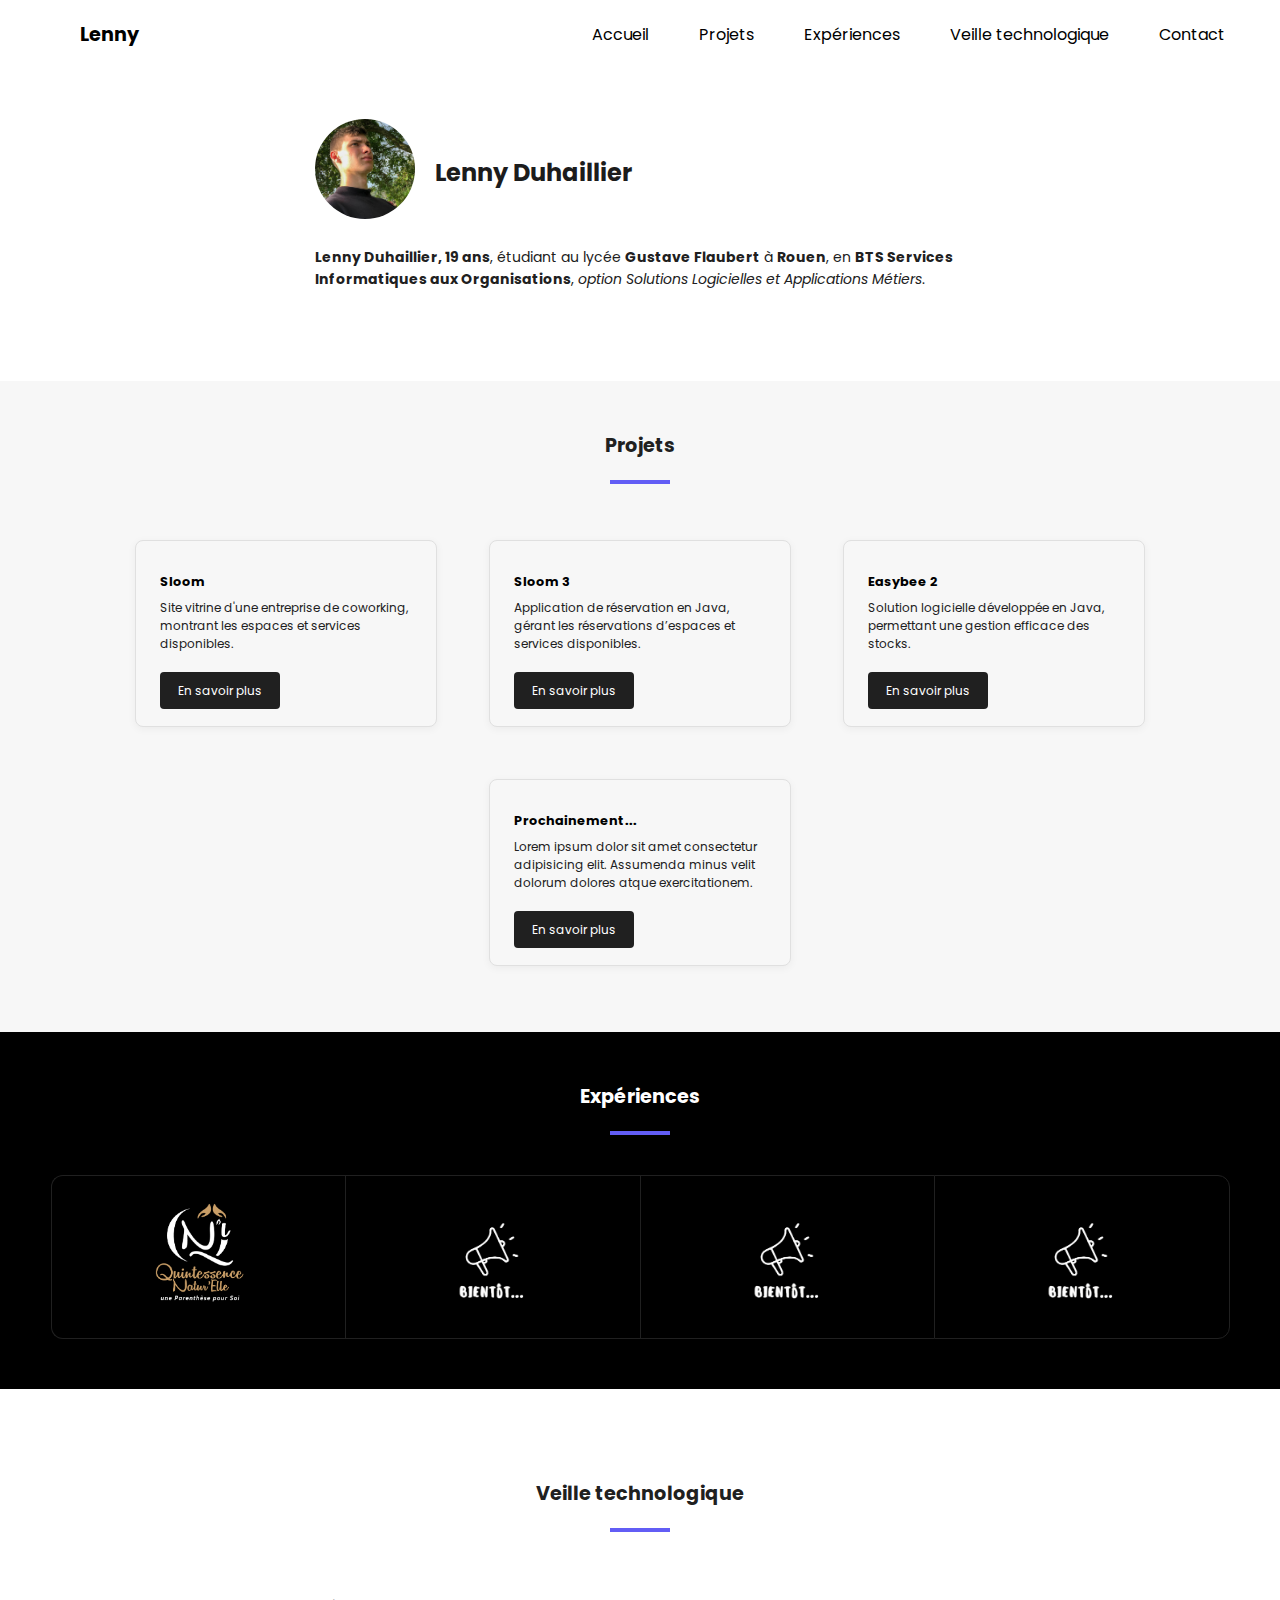
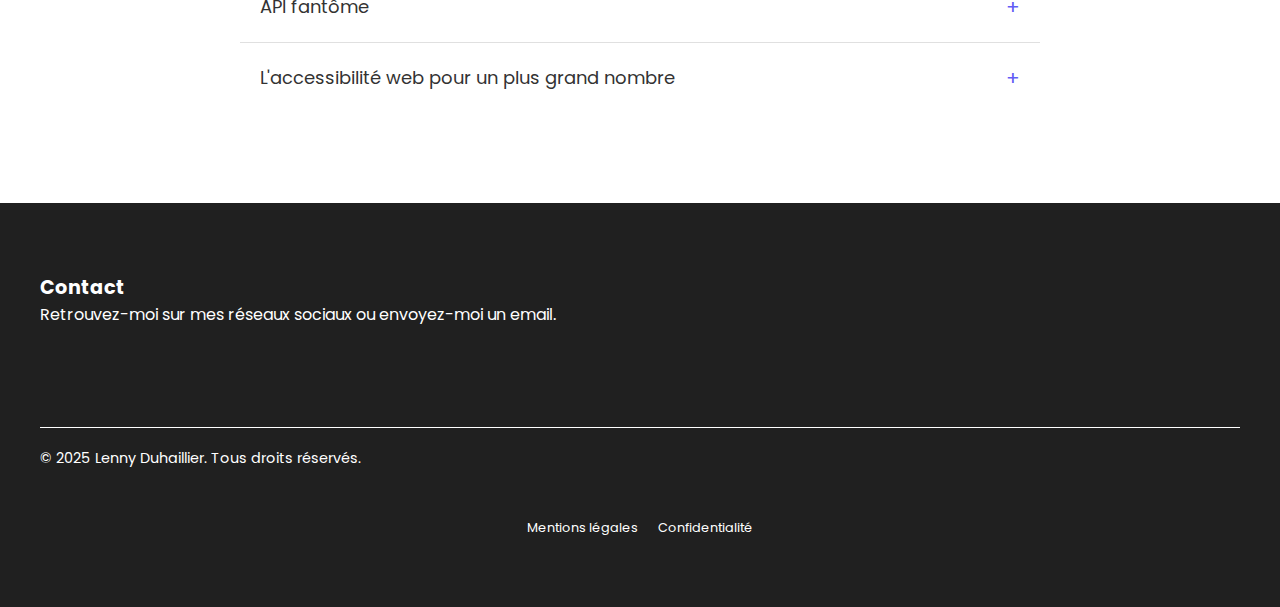
<file: index.html>
<!DOCTYPE html>
<html lang="fr">
<head>
    <meta charset="UTF-8">
    <meta name="viewport" content="width=device-width, initial-scale=1.0">
    <link rel="stylesheet" href="style.css">
    <script src="script.js" defer></script>
    <link rel="stylesheet" href="https://cdnjs.cloudflare.com/ajax/libs/font-awesome/6.5.2/css/all.min.css" integrity="sha512-SnH5WK+bZxgPHs44uWIX+LLJAJ9/2PkPKZ5QiAj6Ta86w+fsb2TkcmfRyVX3pBnMFcV7oQPJkl9QevSCWr3W6A==" crossorigin="anonymous" referrerpolicy="no-referrer">
    <title>Accueil | Lenny</title>
    <link rel="icon" type="image/png" href="favicon/favicon-96x96.png" sizes="96x96" />
    <link rel="icon" type="image/svg+xml" href="favicon/favicon.svg" />
    <link rel="shortcut icon" href="favicon/favicon.ico" />
    <link rel="apple-touch-icon" sizes="180x180" href="favicon/apple-touch-icon.png" />
    <meta name="apple-mobile-web-app-title" content="Lenny" />
    <link rel="manifest" href="favicon/site.webmanifest" />
</head>

<body>
    <header>
        <nav class="navbar">
            <div class="logo-name">
                <a href="index.html">Lenny</a>
            </div>
            <div class="nav-link">
                <ul>
                    <li><a href="#home">Accueil</a></li>
                    <li><a href="#projects">Projets</a></li>
                    <li><a href="#experiences">Expériences</a></li>
                    <li><a href="#technology-watch">Veille technologique</a></li>
                    <li><a href="#contact">Contact</a></li>
                </ul>
            </div>
            <div class="menu">
                <div class="top"></div>
                <div class="mid"></div>
                <div class="bottom"></div>
            </div>
        </nav>
    </header>

    <section id="home">
        <div class="profile-container">
            <div class="profile-header">
                <div class="profile-picture">
                    <img src="img/lenny-profile.jpg">
                </div>
                <div class="profile-name">
                    <h2>
                        <span class="name">Lenny</span>
                        <span class="surname">Duhaillier</span>
                    </h2>
                </div>
            </div>
            <p class="about-me">
                <b>Lenny Duhaillier, 19 ans</b>, étudiant au lycée <b>Gustave Flaubert</b> à <b>Rouen</b>, en <b>BTS Services Informatiques aux Organisations</b>, <i>option Solutions Logicielles et Applications Métiers</i>.
            </p>
            <div class="navbar-tools">
                <a href="files/cv.pdf" class="tools-icon">
                    <i class="fa-regular fa-file"></i>
                </a>
                <a href="files/tableau-synthese-e4-bts-sio-2024-2025.pdf" class="tools-icon">
                    <i class="fa-solid fa-table"></i>
                </a>
                <a href="https://www.github.com" class="tools-icon">
                    <i class="fa-brands fa-github"></i>
                </a>
                <a href="mailto:lenny.duhaillier@icloud.com" class="tools-icon">
                    <i class="fa-solid fa-envelope"></i>
                </a>
            </div>
        </div>
    </section>

    <section id="projects">
        <div class="section-title">
            <h2>Projets</h2>
        </div>
        <div class="horizontal-bar"></div>
        <div class="project-container">
            <div class="project-card">
                <div class="project-card-content">
                    <h3 class="project-title">Sloom</h3>
                    <p>Site vitrine d'une entreprise de coworking, montrant les espaces et services disponibles.</p>
                    <a href="https://lennyyyyyyyyyy.github.io/Sloom/" class="project-button">En savoir plus</a>
                </div>
            </div>
            <div class="project-card">
                <div class="project-card-content">
                    <h3 class="project-title">Sloom 3</h3>
                    <p>Application de réservation en Java, gérant les réservations d’espaces et services disponibles.</p>
                    <a href="https://github.com/Lennyyyyyyyyyy/Sloom3" class="project-button">En savoir plus</a>
                </div>
            </div>
            <div class="project-card">
                <div class="project-card-content">
                    <h3 class="project-title">Easybee 2</h3>
                    <p>Solution logicielle développée en Java, permettant une gestion efficace des stocks.</p>
                    <a href="https://github.com/Lennyyyyyyyyyy/Easybee2" class="project-button">En savoir plus</a>
                </div>
            </div>
            <div class="project-card">
                <div class="project-card-content">
                    <h3 class="project-title">Prochainement...</h3>
                    <p>Lorem ipsum dolor sit amet consectetur adipisicing elit. Assumenda minus velit dolorum dolores atque exercitationem.</p>
                    <a href="#" class="project-button">En savoir plus</a>
                </div>
            </div>
        </div>
    </section>

    <section id="experiences">
        <div class="section-title">
            <h2 class="white-title">Expériences</h2>
        </div>
        <div class="horizontal-bar"></div>
        <div class="experience-container">
            <div class="experience-item first">
                <a href="files/rapport-stage-2024.pdf">
                    <img src="img/logo-qnl.png" width="40%">
                </a>
            </div>
            <div class="experience-item">
                <a href="lien2.html">
                    <img src="img/coming-soon-logo.png" width="80%">
                </a>
            </div>
            <div class="experience-item">
                <a href="lien3.html">
                    <img src="img/coming-soon-logo.png" width="80%">
                </a>
            </div>
            <div class="experience-item">
                <a href="lien4.html">
                    <img src="img/coming-soon-logo.png" width="80%">
                </a>
            </div>
        </div>
        <div class="carousel-buttons">
            <button class="prev">&lt;</button>
            <button class="next">&gt;</button>
        </div>
    </section>

    <section id="technology-watch">
        <div class="technology-watch-faq">
            <div class="section-title">
                <h2>Veille technologique</h2>
            </div>
            <div class="horizontal-bar"></div>
            <div class="faq-item">
                <div class="faq-question">
                    <p>API fantôme</p>
                    <div class="faq-arrow">+</div>
                </div>
                <div class="faq-answer">
                    <p>Les API fantômes sont des API non gérées qui présentent un risque sérieux pour les organisations qui les utilisent.</p>
                    <br>
                    <a href="api-fantome.html">
                        <p class="faq-more-link">En savoir plus ➔</p>
                    </a>
                </div>
            </div>
            <div class="faq-item">
                <div class="faq-question">
                    <p>L'accessibilité web pour un plus grand nombre</p>
                    <div class="faq-arrow">+</div>
                </div>
                <div class="faq-answer">
                    <p>Le numérique doit être accessible à tous, indépendamment des outils ou des appareils utilisés.</p>
                    <br>
                    <a href="accessibilite-web.html">
                        <p class="faq-more-link">En savoir plus ➔</p>
                    </a>
                </div>
            </div>
        </div>
    </section>

    <footer>
        <section id="contact">
            <div class="contact-footer-container"> 
                <div class="contact-content">
                    <div class="contact-title">
                        <h2>Contact</h2>
                    </div>
                    <div class="contact-grid">
                        <div class="contact-bio">
                            <p>Retrouvez-moi sur mes réseaux sociaux ou envoyez-moi un email.</p>
                        </div>
                        <div class="social-media-links">
                            <ul>
                                <li><a href="https://www.instagram.com/" aria-label="Instagram"><i class="fa-brands fa-instagram"></i></a></li>
                                <li><a href="https://github.com/" aria-label="GitHub"><i class="fa-brands fa-github"></i></a></li>
                                <li><a href="https://www.linkedin.com/" aria-label="LinkedIn"><i class="fa-brands fa-linkedin"></i></a></li>
                                <li><a href="mailto:lenny.duhaillier@icloud.com" aria-label="Email"><i class="fa-solid fa-envelope"></i></a></li>
                            </ul>
                        </div>
                    </div>
                </div>
                <div class="footer-legal-info">
                    <hr>
                    <p>&copy; 2025 Lenny Duhaillier. Tous droits réservés.</p>
                    <div class="footer-legal-links">
                        <a href="mentions-legales.html">Mentions légales</a> 
                        <a href="confidentialite.html">Confidentialité</a>
                    </div>
                </div>
            </div>
        </section>
    </footer>
</body>
</html>
</file>
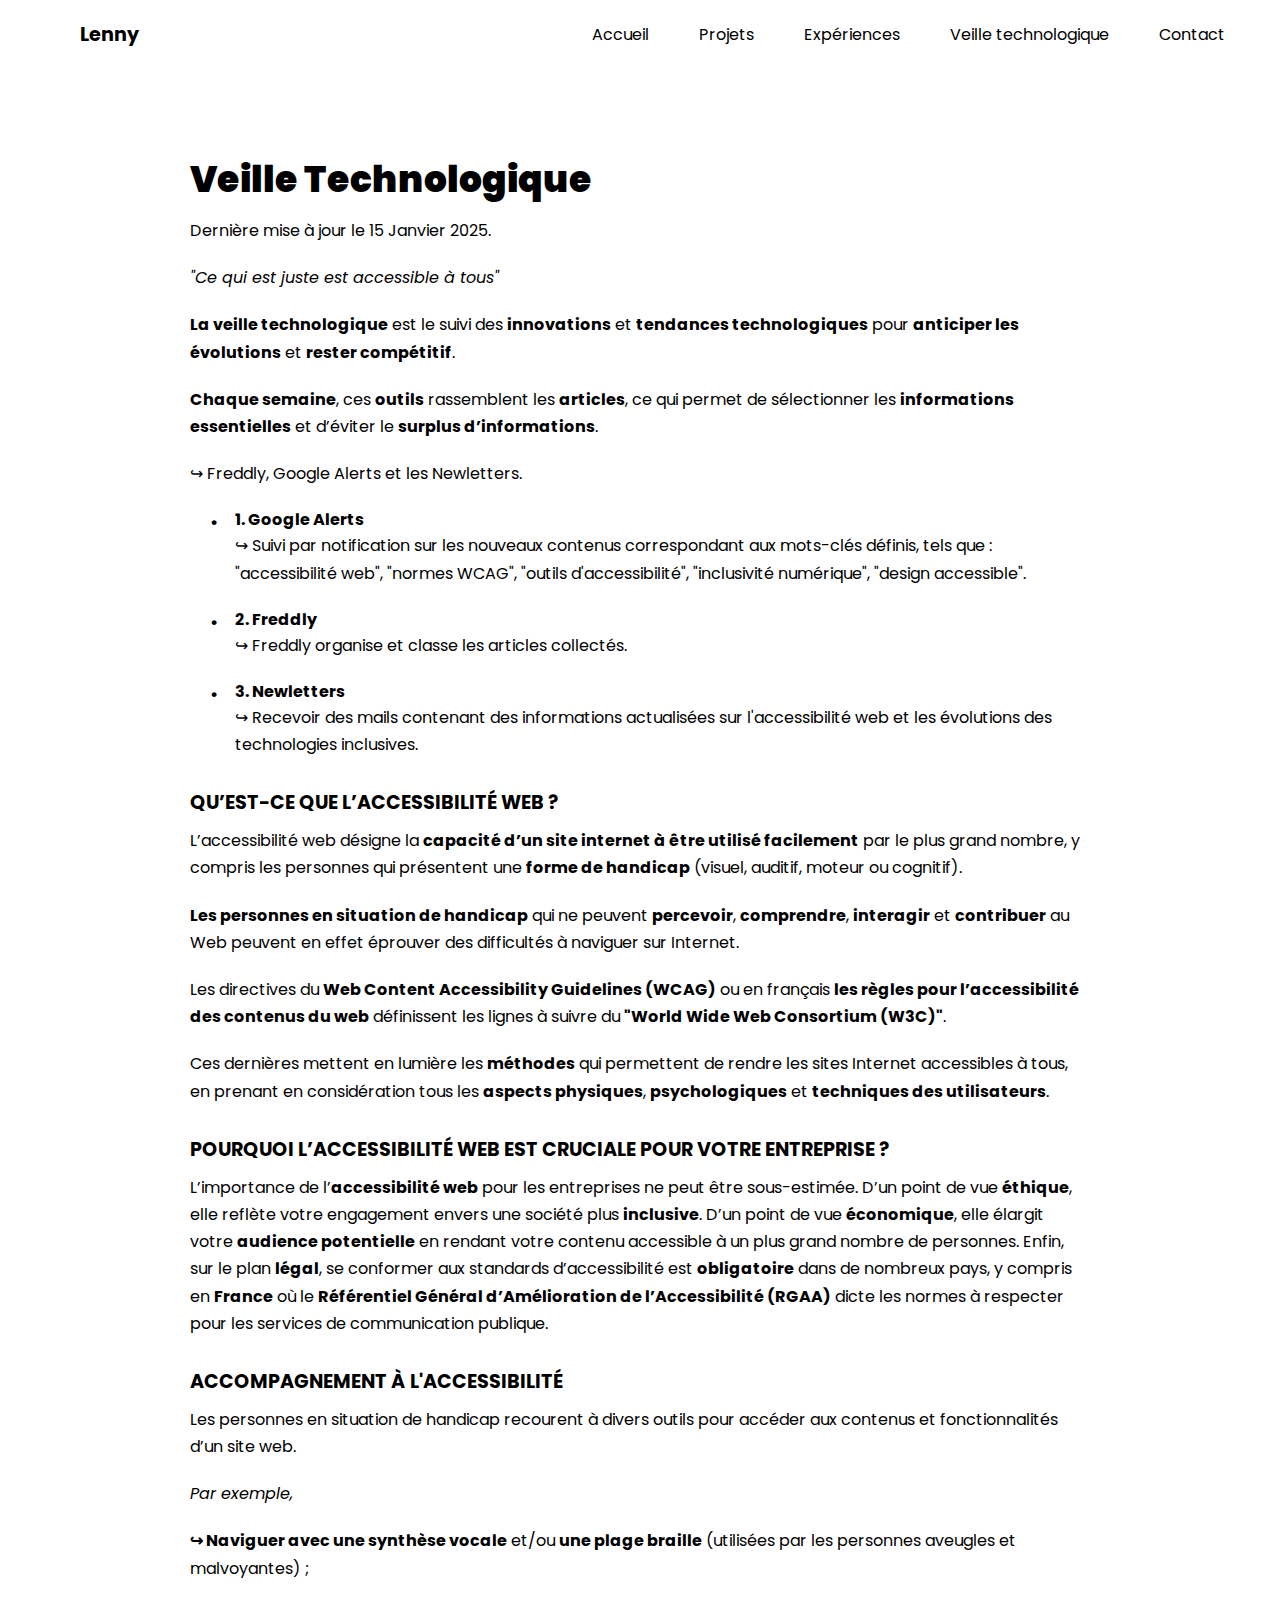
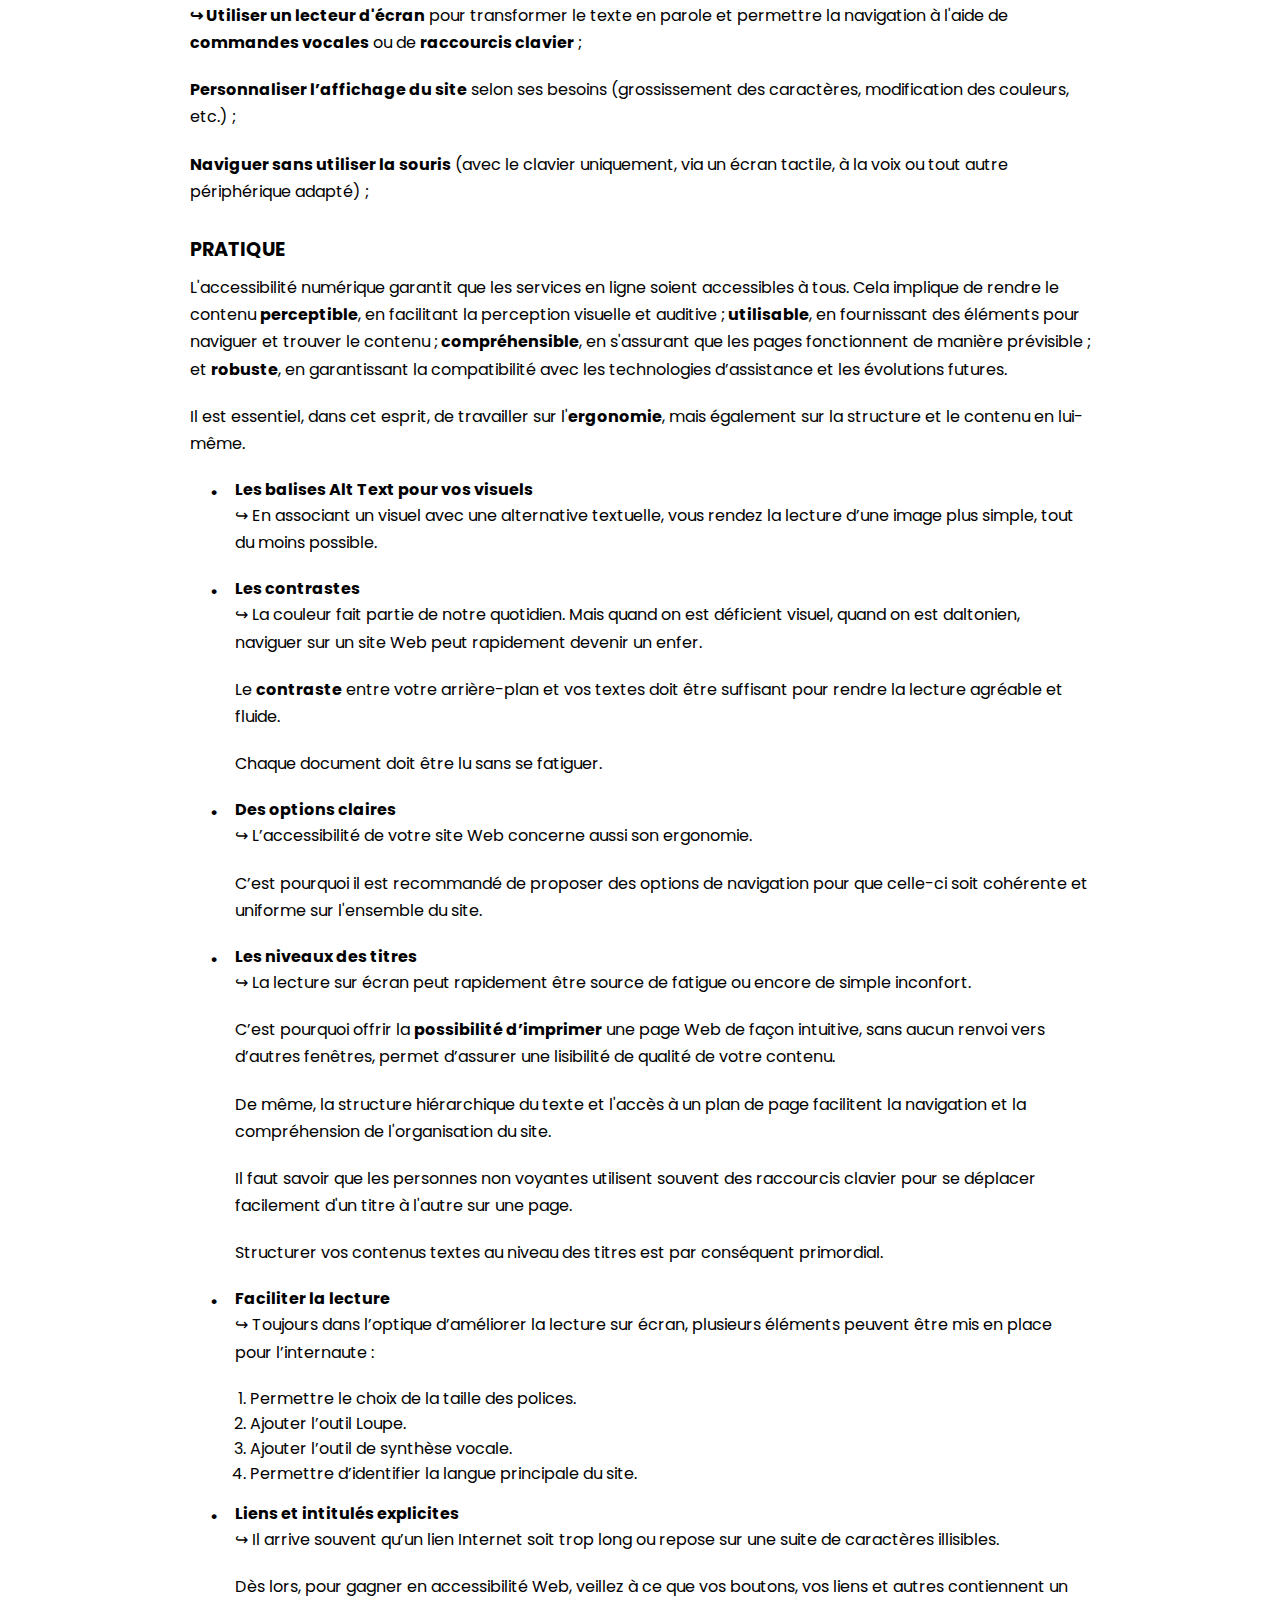
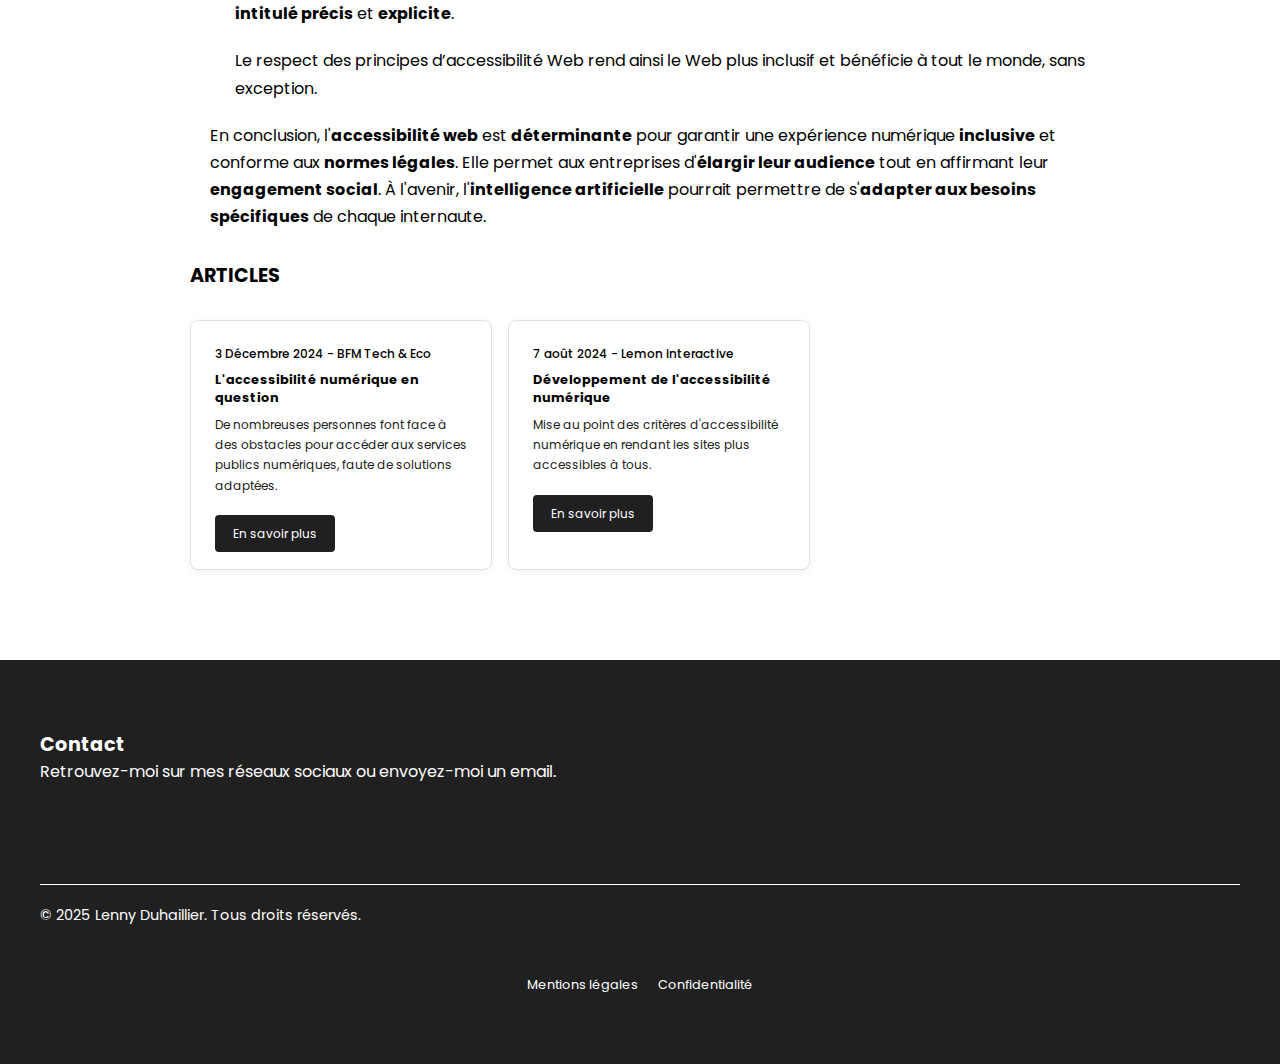
<file: accessibilite-web.html>
<!DOCTYPE html>
<html lang="fr">
<head>
    <meta charset="UTF-8">
    <meta name="viewport" content="width=device-width, initial-scale=1.0">
    <link rel="stylesheet" href="style.css">
    <script src="script.js" defer></script>
    <link rel="stylesheet" href="https://cdnjs.cloudflare.com/ajax/libs/font-awesome/6.5.2/css/all.min.css" integrity="sha512-SnH5WK+bZxgPHs44uWIX+LLJAJ9/2PkPKZ5QiAj6Ta86w+fsb2TkcmfRyVX3pBnMFcV7oQPJkl9QevSCWr3W6A==" crossorigin="anonymous" referrerpolicy="no-referrer">
    <title>L'accessibilité web | Lenny</title>
    <link rel="icon" type="image/png" href="favicon/favicon-96x96.png" sizes="96x96" />
    <link rel="icon" type="image/svg+xml" href="favicon/favicon.svg" />
    <link rel="shortcut icon" href="favicon/favicon.ico" />
    <link rel="apple-touch-icon" sizes="180x180" href="favicon/apple-touch-icon.png" />
    <meta name="apple-mobile-web-app-title" content="Lenny" />
    <link rel="manifest" href="favicon/site.webmanifest" />
</head>
<body>

<header>
    <nav class="navbar">
        <div class="logo-name">
            <a href="index.html">Lenny</a>
        </div>
        <div class="nav-link">
            <ul>
                <li><a href="index.html">Accueil</a></li>
                <li><a href="index.html#projects">Projets</a></li>
                <li><a href="index.html#experiences">Expériences</a></li>
                <li><a href="index.html#technology-watch">Veille technologique</a></li>
                <li><a href="#contact">Contact</a></li>
            </ul>
        </div>
        <div class="menu">
            <div class="top"></div>
            <div class="mid"></div>
            <div class="bottom"></div>
        </div>
    </nav>
</header>

<section>
    <div class="content-informations">
        <h2 class="important-title">Veille Technologique</h2>
        <p>Dernière mise à jour le 15 Janvier 2025.</p>
        <p><i>"Ce qui est juste est accessible à tous"</i></p>
        <p><b>La veille technologique</b> est le suivi des <b>innovations</b> et <b>tendances technologiques</b> pour <b>anticiper les évolutions</b> et <b>rester compétitif</b>.</p>
        <p><b>Chaque semaine</b>, ces <b>outils</b> rassemblent les <b>articles</b>, ce qui permet de sélectionner les <b>informations essentielles</b> et d’éviter le <b>surplus d’informations</b>.</p>
        <p class="list-description">↪ Freddly, Google Alerts et les Newletters.</p>
  
        <ul class="custom-list">
          <li class="custom-item">
              <b>1. Google Alerts</b>
              <p class="list-description">↪ Suivi par notification sur les nouveaux contenus correspondant aux mots-clés définis, tels que : "accessibilité web", "normes WCAG", "outils d'accessibilité", "inclusivité numérique", "design accessible".</p>
          </li>

          <li class="custom-item">
            <b>2. Freddly</b>
            <p class="list-description">↪ Freddly organise et classe les articles collectés.</p>
          </li>

          <li class="custom-item">
            <b>3. Newletters</b>
            <p class="list-description">↪ Recevoir des mails contenant des informations actualisées sur l'accessibilité web et les évolutions des technologies inclusives.</p>
          </li>
        </ul>
  
        <h3 class="title-information">Qu’est-ce que l’accessibilité Web ?</h3>
        <p>
          L’accessibilité web désigne la <b>capacité d’un site internet à être utilisé facilement</b> par le plus grand nombre, y compris les personnes qui présentent une <b>forme de handicap</b> (visuel, auditif, moteur ou cognitif).
        </p>
        <p>
          <b>Les personnes en situation de handicap</b> qui ne peuvent <b>percevoir</b>, <b>comprendre</b>, <b>interagir</b> et <b>contribuer</b> au Web peuvent en effet éprouver des difficultés à naviguer sur Internet.</p>
        <p>
          Les directives du <b>Web Content Accessibility Guidelines (WCAG)</b> ou en français <b>les règles pour l’accessibilité des contenus du web</b> définissent les lignes à suivre du <b>"World Wide Web Consortium (W3C)"</b>.
        </p>
        <p>
          Ces dernières mettent en lumière les <b>méthodes</b> qui permettent de rendre les sites Internet accessibles à tous, en prenant en considération tous les <b>aspects physiques</b>, <b>psychologiques</b> et <b>techniques des utilisateurs</b>.
        </p>

        <h3 class="title-information">Pourquoi l’accessibilité web est cruciale pour votre entreprise ?</h3>
        <p>
          L’importance de l’<b>accessibilité web</b> pour les entreprises ne peut être sous-estimée. D’un point de vue <b>éthique</b>, elle reflète votre engagement envers une société plus <b>inclusive</b>. D’un point de vue <b>économique</b>, elle élargit votre <b>audience potentielle</b> en rendant votre contenu accessible à un plus grand nombre de personnes. Enfin, sur le plan <b>légal</b>, se conformer aux standards d’accessibilité est <b>obligatoire</b> dans de nombreux pays, y compris en <b>France</b> où le <b>Référentiel Général d’Amélioration de l’Accessibilité (RGAA)</b> dicte les normes à respecter pour les services de communication publique.
        </p>

        <h3 class="title-information">Accompagnement à l'accessibilité</h3>
        <p>
          Les personnes en situation de handicap recourent à divers outils pour accéder aux contenus et fonctionnalités d’un site web.
        </p>

        <p><i>Par exemple,</i></p>

        <p><b>↪ Naviguer avec une synthèse vocale</b> et/ou <b>une plage braille</b> (utilisées par les personnes aveugles et malvoyantes) ;</p>

        <p><b>↪ Utiliser un lecteur d'écran</b> pour transformer le texte en parole et permettre la navigation à l'aide de <b>commandes vocales</b> ou de <b>raccourcis clavier</b> ;</p>
      
        <p><b>Personnaliser l’affichage du site</b> selon ses besoins (grossissement des caractères, modification des couleurs, etc.) ;</p>
  
        <p><b>Naviguer sans utiliser la souris</b> (avec le clavier uniquement, via un écran tactile, à la voix ou tout autre périphérique adapté) ;</p>

        <h3 class="title-information">Pratique</h3>

        <p>
          L'accessibilité numérique garantit que les services en ligne soient accessibles à tous. Cela implique de rendre le contenu <b>perceptible</b>, en facilitant la perception visuelle et auditive ; <b>utilisable</b>, en fournissant des éléments pour naviguer et trouver le contenu ; <b>compréhensible</b>, en s'assurant que les pages fonctionnent de manière prévisible ; et <b>robuste</b>, en garantissant la compatibilité avec les technologies d’assistance et les évolutions futures.
        </p>

        <p>
          Il est essentiel, dans cet esprit, de travailler sur l'<b>ergonomie</b>, mais également sur la structure et le contenu en lui-même.
        </p>

        <ul class="custom-list">
          <li class="custom-item">
              <b>Les balises Alt Text pour vos visuels</b>
              <p class="list-description">↪ En associant un visuel avec une alternative textuelle, vous rendez la lecture d’une image plus simple, tout du moins possible.</p>
          </li>
          <li class="custom-item">
              <b>Les contrastes</b>
              <p class="list-description">↪ La couleur fait partie de notre quotidien. Mais quand on est déficient visuel, quand on est daltonien, naviguer sur un site Web peut rapidement devenir un enfer.</p>
              <p>Le <b>contraste</b> entre votre arrière-plan et vos textes doit être suffisant pour rendre la lecture agréable et fluide.</p>
              <p>Chaque document doit être lu sans se fatiguer.</p>
          </li>
          <li class="custom-item">
              <b>Des options claires</b>
              <p class="list-description">↪ L’accessibilité de votre site Web concerne aussi son ergonomie.</p>
              <p>C’est pourquoi il est recommandé de proposer des options de navigation pour que celle-ci soit cohérente et uniforme sur l'ensemble du site.</p>
          </li>
          <li class="custom-item">
              <b>Les niveaux des titres</b>
              <p class="list-description">↪ La lecture sur écran peut rapidement être source de fatigue ou encore de simple inconfort.</p>
              <p>C’est pourquoi offrir la <b>possibilité d’imprimer</b> une page Web de façon intuitive, sans aucun renvoi vers d’autres fenêtres, permet d’assurer une lisibilité de qualité de votre contenu.</p>
              <p>De même, la structure hiérarchique du texte et l'accès à un plan de page facilitent la navigation et la compréhension de l'organisation du site.</p>
              <p>Il faut savoir que les personnes non voyantes utilisent souvent des raccourcis clavier pour se déplacer facilement d'un titre à l'autre sur une page.</p>
              <p>Structurer vos contenus textes au niveau des titres est par conséquent primordial.</p>
          </li>
          <li class="custom-item">
            <b>Faciliter la lecture</b>
            <p class="list-description">↪ Toujours dans l’optique d’améliorer la lecture sur écran, plusieurs éléments peuvent être mis en place pour l’internaute : </p>
            <ol class="numbered-list"">
                <li>Permettre le choix de la taille des polices.</li>
                <li>Ajouter l’outil Loupe.</li>
                <li>Ajouter l’outil de synthèse vocale.</li>
                <li>Permettre d’identifier la langue principale du site.</li>
            </ol>
          </li>
          <li class="custom-item">
            <b>Liens et intitulés explicites</b>
            <p class="list-description">↪ Il arrive souvent qu’un lien Internet soit trop long ou repose sur une suite de caractères illisibles.</p>
            <p>Dès lors, pour gagner en accessibilité Web, veillez à ce que vos boutons, vos liens et autres contiennent un <b>intitulé précis</b> et <b>explicite</b>.</p>
            <p>Le respect des principes d’accessibilité Web rend ainsi le Web plus inclusif et bénéficie à tout le monde, sans exception.</p>
          </li>

          <p>
            En conclusion, l'<b>accessibilité web</b> est <b>déterminante</b> pour garantir une expérience numérique <b>inclusive</b> et conforme aux <b>normes légales</b>. Elle permet aux entreprises d'<b>élargir leur audience</b> tout en affirmant leur <b>engagement social</b>. À l'avenir, l'<b>intelligence artificielle</b> pourrait permettre de s'<b>adapter aux besoins spécifiques</b> de chaque internaute.
          </p>
      </ul>
      <h3 class="title-information">Articles</h3>
      <div class="information-container">
        <div class="information-card">
            <div class="information-card-content">
                <h4 class="information-date">3 Décembre 2024 - BFM Tech & Eco</h4>
                <h3 class="information-title">L'accessibilité numérique en question</h3>
                <p>De nombreuses personnes font face à des obstacles pour accéder aux services publics numériques, faute de solutions adaptées.</p>
                <a href="https://www.bfmtv.com/tech/vie-numerique/code-avec-les-pieds-le-service-public-numerique-encore-une-chimere-pour-deux-millions-d-aveugles_AD-202412030364.html" class="information-button">En savoir plus</a>
                
            </div>
        </div>
        <div class="information-card">
          <div class="information-card-content">
              <h4 class="information-date">7 août 2024 - Lemon interactive</h4>
              <h3 class="information-title">Développement de l'accessibilité numérique</h3>
              <p>Mise au point des critères d'accessibilité numérique en rendant les sites plus accessibles à tous.</p>
              <a href="https://www.lemon-interactive.fr/actualites/developpement/accessibilite-web-nouvelle-regle-change-tout-2025/" class="information-button">En savoir plus</a>
          </div>
        </div>
      </div>
    </div>
</section>

<footer>
  <section id="contact">
    <div class="contact-footer-container"> 
      <div class="contact-content">
        <div class="contact-title">
          <h2>Contact</h2>
        </div>
        <div class="contact-grid">
          <div class="contact-bio">
            <p>Retrouvez-moi sur mes réseaux sociaux ou envoyez-moi un email.</p>
          </div>
          <div class="social-media-links">
            <ul>
              <li><a href="https://www.instagram.com/" aria-label="Instagram"><i class="fa-brands fa-instagram"></i></a></li>
              <li><a href="https://github.com/" aria-label="GitHub"><i class="fa-brands fa-github"></i></a></li>
              <li><a href="https://www.linkedin.com/" aria-label="LinkedIn"><i class="fa-brands fa-linkedin"></i></a></li>
              <li><a href="mailto:lenny.duhaillier@icloud.com" aria-label="Email"><i class="fa-solid fa-envelope"></i></a></li>
            </ul>
          </div>
        </div>
      </div>
      <div class="footer-legal-info">
        <hr>
        <p>&copy; 2025 Lenny Duhaillier. Tous droits réservés.</p>
        <div class="footer-legal-links">
          <a href="mentions-legales.html">Mentions légales</a> 
          <a href="confidentialite.html">Confidentialité</a>
        </div>
      </div>
    </div>
  </section>
</footer>

</body>
</html>
</file>
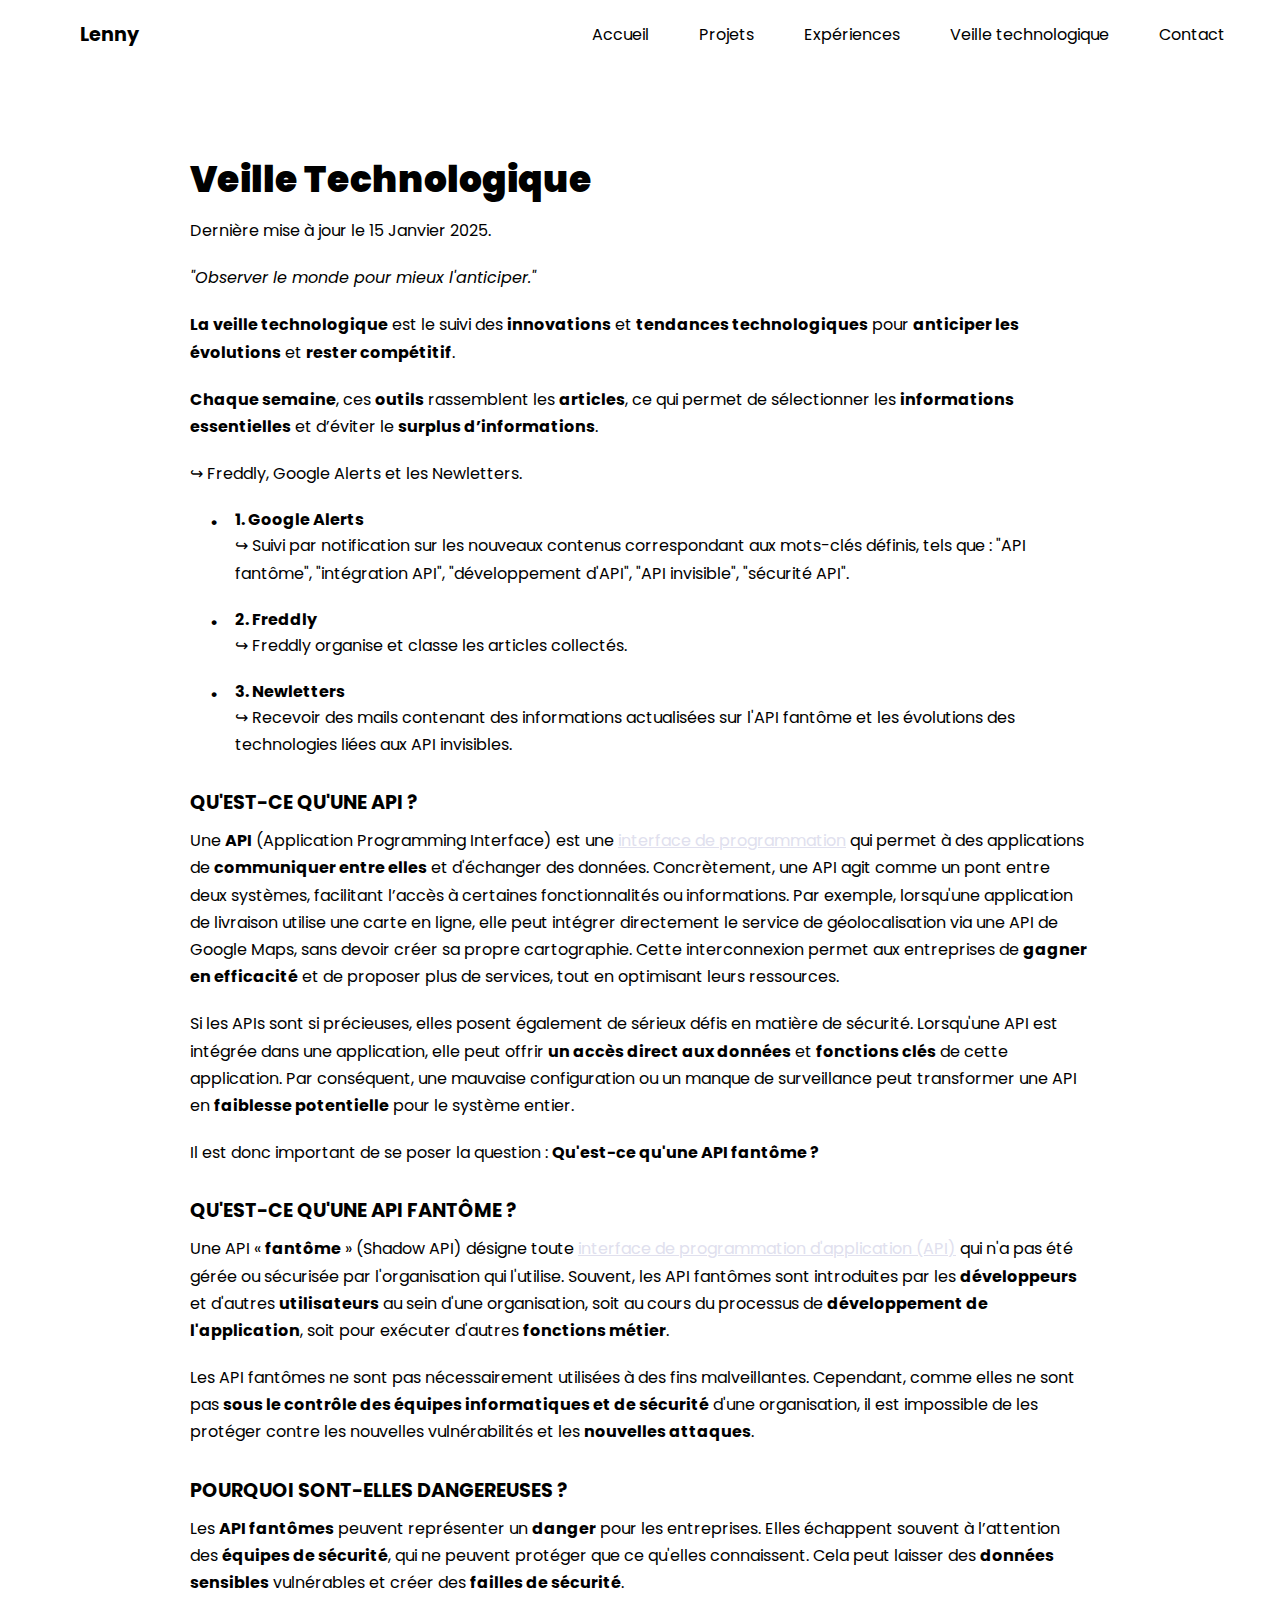
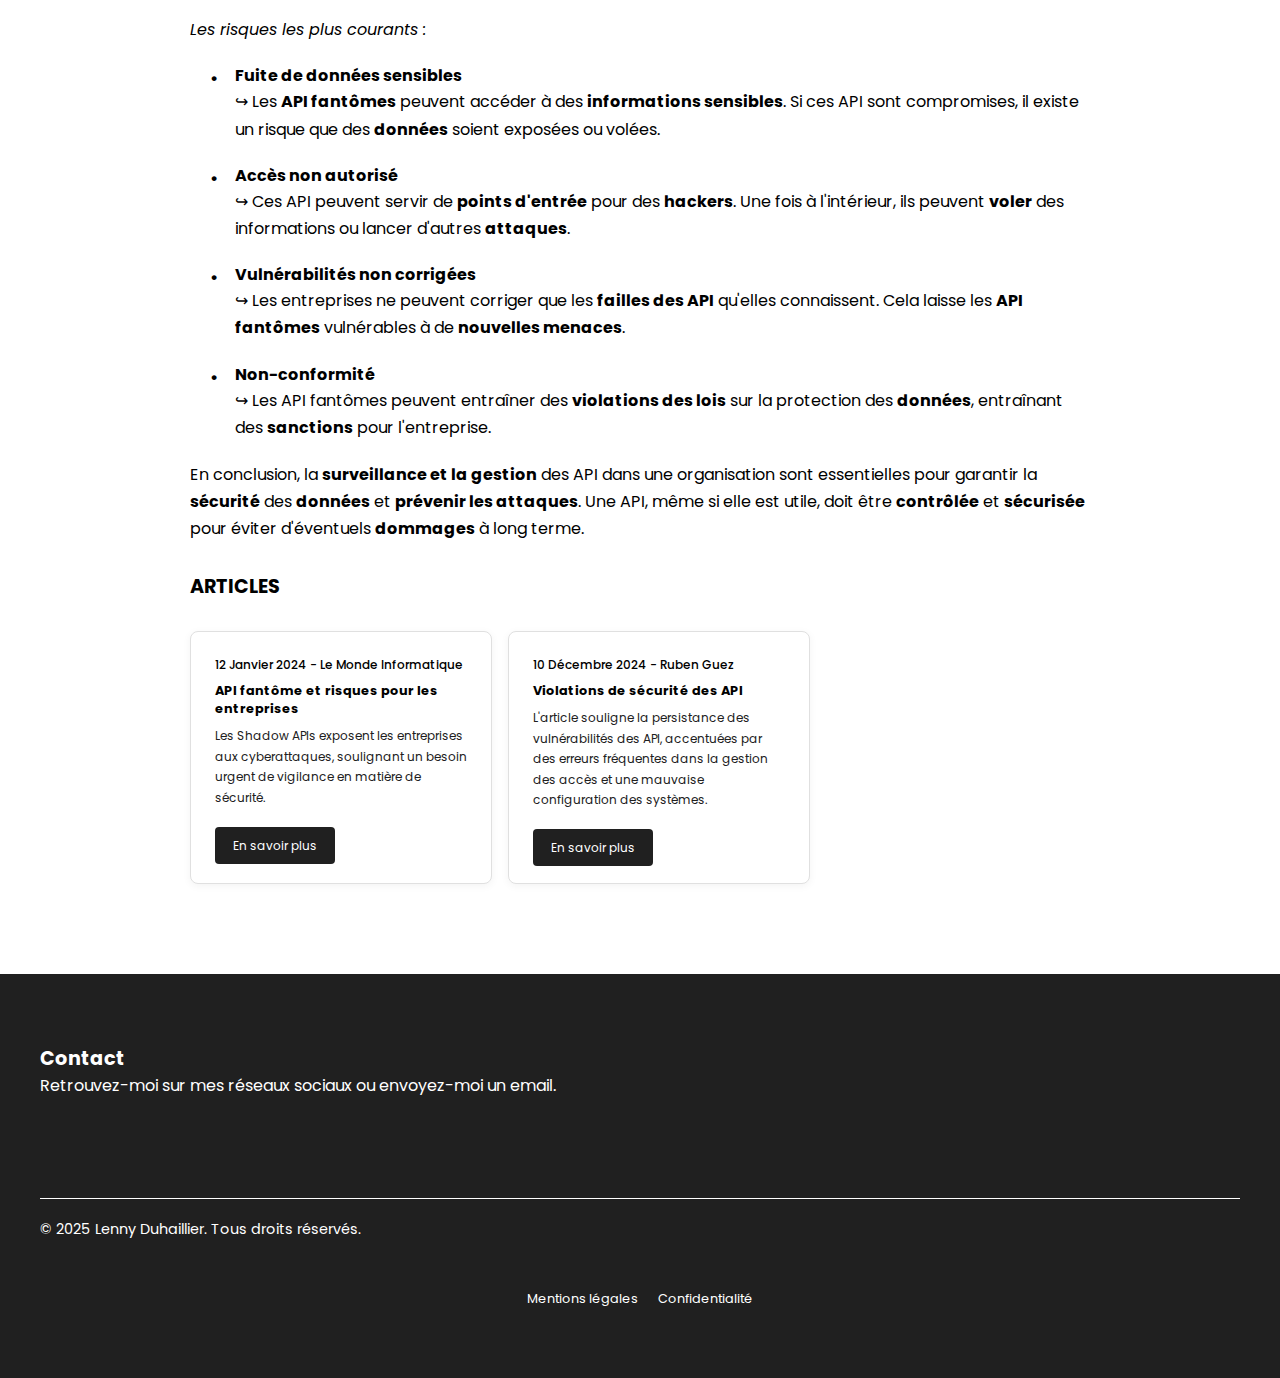
<file: api-fantome.html>
<!DOCTYPE html>
<html lang="fr">
<head>
    <meta charset="UTF-8">
    <meta name="viewport" content="width=device-width, initial-scale=1.0">
    <link rel="stylesheet" href="style.css">
    <script src="script.js" defer></script>
    <link rel="stylesheet" href="https://cdnjs.cloudflare.com/ajax/libs/font-awesome/6.5.2/css/all.min.css" integrity="sha512-SnH5WK+bZxgPHs44uWIX+LLJAJ9/2PkPKZ5QiAj6Ta86w+fsb2TkcmfRyVX3pBnMFcV7oQPJkl9QevSCWr3W6A==" crossorigin="anonymous" referrerpolicy="no-referrer">
    <title>API fantôme | Lenny</title>
    <link rel="icon" type="image/png" href="favicon/favicon-96x96.png" sizes="96x96" />
    <link rel="icon" type="image/svg+xml" href="favicon/favicon.svg" />
    <link rel="shortcut icon" href="favicon/favicon.ico" />
    <link rel="apple-touch-icon" sizes="180x180" href="favicon/apple-touch-icon.png" />
    <meta name="apple-mobile-web-app-title" content="Lenny" />
    <link rel="manifest" href="favicon/site.webmanifest" />
</head>
<body>

<header>
    <nav class="navbar">
        <div class="logo-name">
            <a href="index.html">Lenny</a>
        </div>
        <div class="nav-link">
            <ul>
                <li><a href="index.html">Accueil</a></li>
                <li><a href="index.html#projects">Projets</a></li>
                <li><a href="index.html#experiences">Expériences</a></li>
                <li><a href="index.html#technology-watch">Veille technologique</a></li>
                <li><a href="#contact">Contact</a></li>
            </ul>
        </div>
        <div class="menu">
            <div class="top"></div>
            <div class="mid"></div>
            <div class="bottom"></div>
        </div>
    </nav>
</header>

<section>
    <div class="content-informations">
        <h2 class="important-title">Veille Technologique</h2>
        <p>Dernière mise à jour le 15 Janvier 2025.</p>
        <p><i>"Observer le monde pour mieux l'anticiper."</i></p>
        <p><b>La veille technologique</b> est le suivi des <b>innovations</b> et <b>tendances technologiques</b> pour <b>anticiper les évolutions</b> et <b>rester compétitif</b>.</p>
        <p><b>Chaque semaine</b>, ces <b>outils</b> rassemblent les <b>articles</b>, ce qui permet de sélectionner les <b>informations essentielles</b> et d’éviter le <b>surplus d’informations</b>.</p>
        <p class="list-description">↪ Freddly, Google Alerts et les Newletters.</p>

        <ul class="custom-list">
          <li class="custom-item">
              <b>1. Google Alerts</b>
              <p class="list-description">↪ Suivi par notification sur les nouveaux contenus correspondant aux mots-clés définis, tels que : "API fantôme", "intégration API", "développement d'API", "API invisible", "sécurité API".</p>
          </li>

          <li class="custom-item">
            <b>2. Freddly</b>
            <p class="list-description">↪ Freddly organise et classe les articles collectés.</p>
          </li>

          <li class="custom-item">
            <b>3. Newletters</b>
            <p class="list-description">↪ Recevoir des mails contenant des informations actualisées sur l'API fantôme et les évolutions des technologies liées aux API invisibles.</p>
          </li>
        </ul>
  
        <h3 class="title-information">Qu'est-ce qu'une API ?</h3>
        <p>
            Une <b>API</b> (Application Programming Interface) est une <span style="color: #e0e0ee; text-decoration: underline;">
                <a href="https://www.cnil.fr/fr/definition/interface-de-programmation-dapplication-api#:~:text=Une%20API%20application%20programming%20interface,des%20donn%C3%A9es%20et%20des%20fonctionnalit%C3%A9s."
                   style="color: inherit; text-decoration: inherit;">interface de programmation</a></span> qui permet à des applications de <b>communiquer entre elles</b> et d'échanger des données. Concrètement, une API agit comme un pont entre deux systèmes, facilitant l’accès à certaines fonctionnalités ou informations. Par exemple, lorsqu'une application de livraison utilise une carte en ligne, elle peut intégrer directement le service de géolocalisation via une API de Google Maps, sans devoir créer sa propre cartographie. Cette interconnexion permet aux entreprises de <b>gagner en efficacité</b> et de proposer plus de services, tout en optimisant leurs ressources.
        </p>
        <p>
            Si les APIs sont si précieuses, elles posent également de sérieux défis en matière de sécurité. Lorsqu'une API est intégrée dans une application, elle peut offrir <b>un accès direct aux données</b> et <b>fonctions clés</b> de cette application. Par conséquent, une mauvaise configuration ou un manque de surveillance peut transformer une API en <b>faiblesse potentielle</b> pour le système entier.
        </p>
        <p>
            Il est donc important de se poser la question : <b>Qu'est-ce qu'une API fantôme ?</b>
        </p>
    
        <h3 class="title-information">Qu'est-ce qu'une API fantôme ?</h3>
        <p>
            Une API « <b>fantôme</b> » (Shadow API) désigne toute <span style="color: #e0e0ee; text-decoration: underline;">
                <a href="https://www.cnil.fr/fr/definition/interface-de-programmation-dapplication-api#:~:text=Une%20API%20application%20programming%20interface,des%20donn%C3%A9es%20et%20des%20fonctionnalit%C3%A9s."
                   style="color: inherit; text-decoration: inherit;">interface de programmation d'application (API)</a></span> qui n'a pas été gérée ou sécurisée par l'organisation qui l'utilise. Souvent, les API fantômes sont introduites par les <b>développeurs</b> et d'autres <b>utilisateurs</b> au sein d'une organisation, soit au cours du processus de <b>développement de l'application</b>, soit pour exécuter d'autres <b>fonctions métier</b>.
        </p>
        <p>
            Les API fantômes ne sont pas nécessairement utilisées à des fins malveillantes. Cependant, comme elles ne sont pas <b>sous le contrôle des équipes informatiques et de sécurité</b> d'une organisation, il est impossible de les protéger contre les nouvelles vulnérabilités et les <b>nouvelles attaques</b>.
        </p>
    
        <h3 class="title-information">Pourquoi sont-elles dangereuses ?</h3>
        <p>
            Les <b>API fantômes</b> peuvent représenter un <b>danger</b> pour les entreprises. Elles échappent souvent à l’attention des <b>équipes de sécurité</b>, qui ne peuvent protéger que ce qu'elles connaissent. Cela peut laisser des <b>données sensibles</b> vulnérables et créer des <b>failles de sécurité</b>.
        </p>
      
        <p><i>Les risques les plus courants :</i></p>
  
        <ul class="custom-list">
            <li class="custom-item">
                <b>Fuite de données sensibles</b>
                <p class="list-description">↪ Les <b>API fantômes</b> peuvent accéder à des <b>informations sensibles</b>. Si ces API sont compromises, il existe un risque que des <b>données</b> soient exposées ou volées.</p>
            </li>
            <li class="custom-item">
                <b>Accès non autorisé</b>
                <p class="list-description">↪ Ces API peuvent servir de <b>points d'entrée</b> pour des <b>hackers</b>. Une fois à l'intérieur, ils peuvent <b>voler</b> des informations ou lancer d'autres <b>attaques</b>.</p>
            </li>
            <li class="custom-item">
                <b>Vulnérabilités non corrigées</b>
                <p class="list-description">↪ Les entreprises ne peuvent corriger que les <b>failles des API</b> qu'elles connaissent. Cela laisse les <b>API fantômes</b> vulnérables à de <b>nouvelles menaces</b>.</p>
            </li>
            <li class="custom-item">
                <b>Non-conformité</b>
                <p class="list-description">↪ Les API fantômes peuvent entraîner des <b>violations des lois</b> sur la protection des <b>données</b>, entraînant des <b>sanctions</b> pour l'entreprise.</p>
            </li>
        </ul>
    
        <p>
            En conclusion, la <b>surveillance et la gestion</b> des API dans une organisation sont essentielles pour garantir la <b>sécurité</b> des <b>données</b> et <b>prévenir les attaques</b>. Une API, même si elle est utile, doit être <b>contrôlée</b> et <b>sécurisée</b> pour éviter d'éventuels <b>dommages</b> à long terme.
        </p>
      
        <h3 class="title-information">Articles</h3>
        <div class="information-container">
          <div class="information-card">
              <div class="information-card-content">
                  <h4 class="information-date">12 Janvier 2024 - Le Monde Informatique</h4>
                  <h3 class="information-title">API fantôme et risques pour les entreprises</h3>
                  <p>Les Shadow APIs exposent les entreprises aux cyberattaques, soulignant un besoin urgent de vigilance en matière de sécurité.</p>
                  <a href="https://www.lemondeinformatique.fr/actualites/lire-les-shadow-api-exposent-les-entreprises-a-des-attaques-92654.html" class="information-button">En savoir plus</a>
              </div>
          </div>
          
          <div class="information-card">
            <div class="information-card-content">
                <h4 class="information-date">10 Décembre 2024 - Ruben Guez</h4>
                <h3 class="information-title">Violations de sécurité des API</h3>
                <p>L'article souligne la persistance des vulnérabilités des API, accentuées par des erreurs fréquentes dans la gestion des accès et une mauvaise configuration des systèmes.</p>
                <a href="https://datascientest.com/api-vulnerability-tout-savoir" class="information-button">En savoir plus</a>
            </div>
          </div>
        </div>
    </div>
</section>

<footer>
  <section id="contact">
    <div class="contact-footer-container"> 
      <div class="contact-content">
        <div class="contact-title">
          <h2>Contact</h2>
        </div>
        <div class="contact-grid">
          <div class="contact-bio">
            <p>Retrouvez-moi sur mes réseaux sociaux ou envoyez-moi un email.</p>
          </div>
          <div class="social-media-links">
            <ul>
              <li><a href="https://www.instagram.com/" aria-label="Instagram"><i class="fa-brands fa-instagram"></i></a></li>
              <li><a href="https://github.com/" aria-label="GitHub"><i class="fa-brands fa-github"></i></a></li>
              <li><a href="https://www.linkedin.com/" aria-label="LinkedIn"><i class="fa-brands fa-linkedin"></i></a></li>
              <li><a href="mailto:lenny.duhaillier@icloud.com" aria-label="Email"><i class="fa-solid fa-envelope"></i></a></li>
            </ul>
          </div>
        </div>
      </div>
      <div class="footer-legal-info">
        <hr>
        <p>&copy; 2025 Lenny Duhaillier. Tous droits réservés.</p>
        <div class="footer-legal-links">
          <a href="mentions-legales.html">Mentions légales</a> 
          <a href="confidentialite.html">Confidentialité</a>
        </div>
      </div>
    </div>
  </section>
</footer>

</body>
</html>
</file>
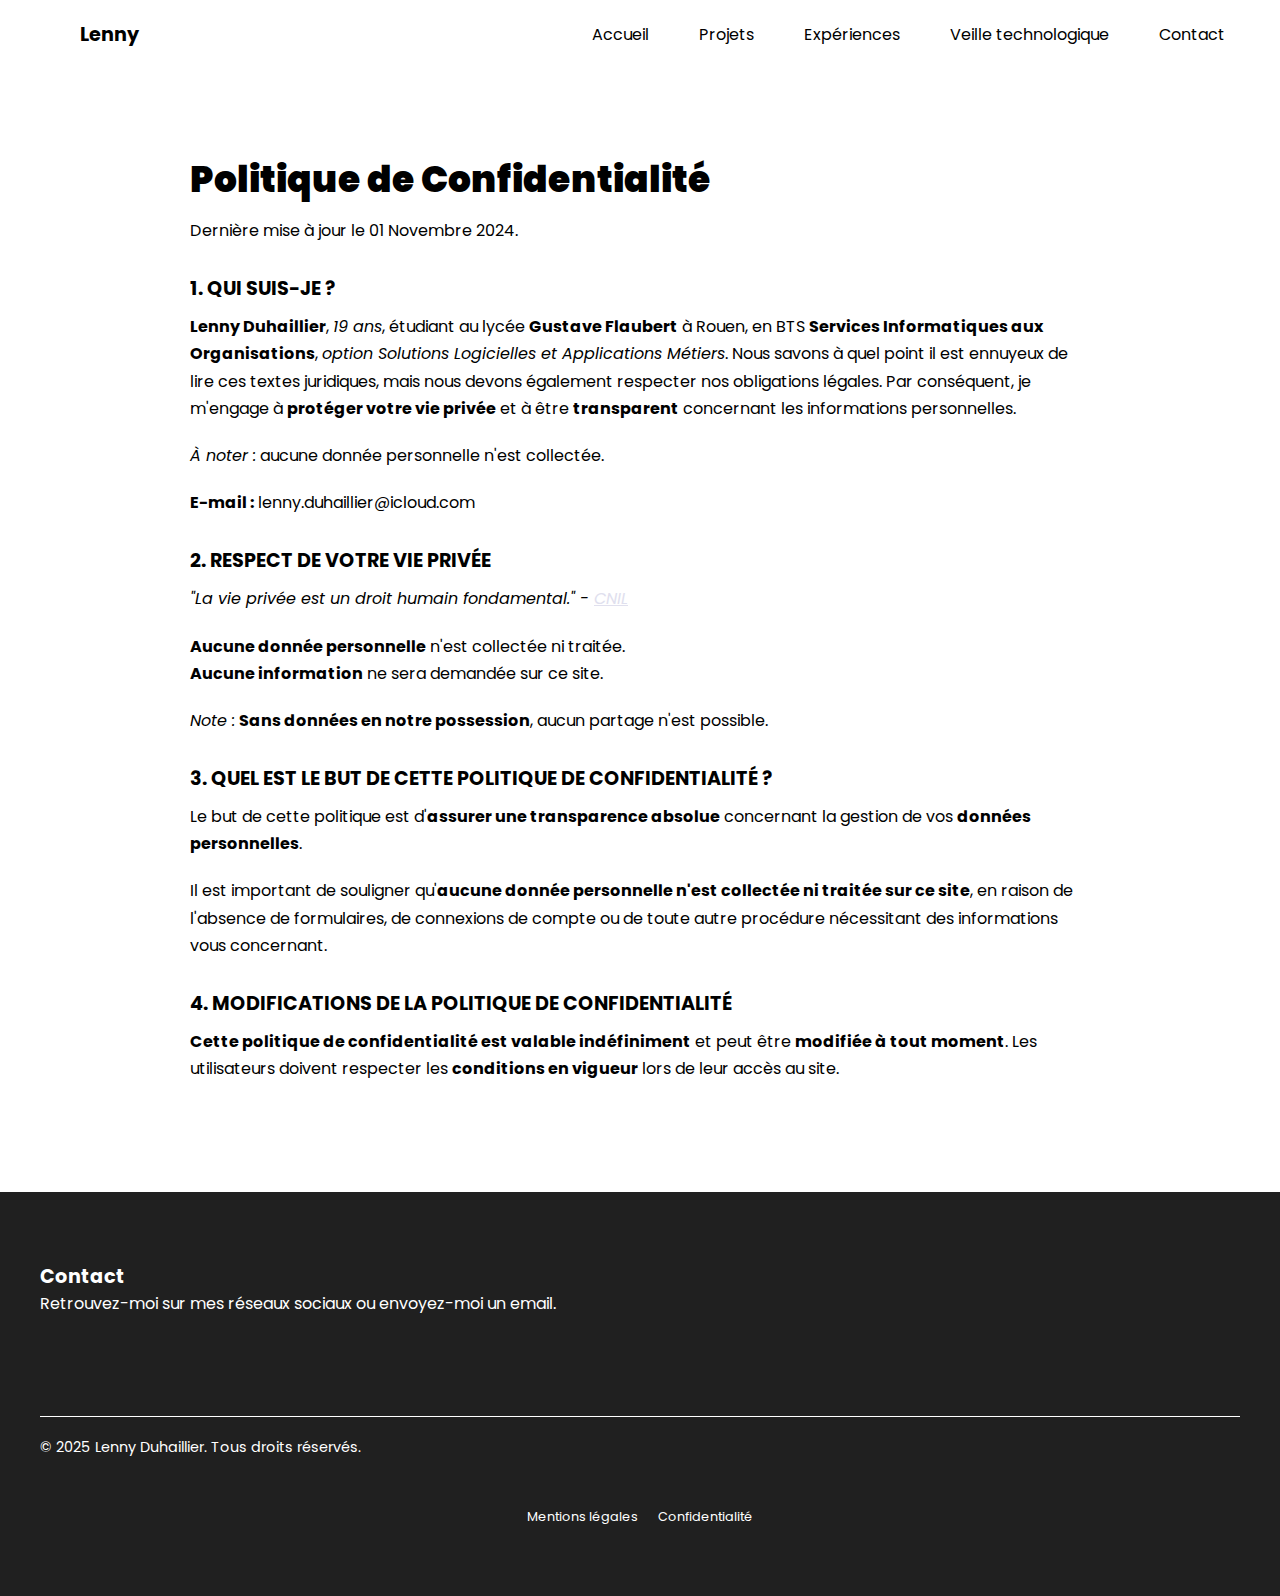
<file: confidentialite.html>
<!DOCTYPE html>
<html lang="fr">
<head>
    <meta charset="UTF-8">
    <meta name="viewport" content="width=device-width, initial-scale=1.0">
    <link rel="stylesheet" href="style.css">
    <script src="script.js" defer></script>
    <link rel="stylesheet" href="https://cdnjs.cloudflare.com/ajax/libs/font-awesome/6.5.2/css/all.min.css" integrity="sha512-SnH5WK+bZxgPHs44uWIX+LLJAJ9/2PkPKZ5QiAj6Ta86w+fsb2TkcmfRyVX3pBnMFcV7oQPJkl9QevSCWr3W6A==" crossorigin="anonymous" referrerpolicy="no-referrer">
    <title>Confidentialité | Lenny</title>
    <link rel="icon" type="image/png" href="favicon/favicon-96x96.png" sizes="96x96" />
    <link rel="icon" type="image/svg+xml" href="favicon/favicon.svg" />
    <link rel="shortcut icon" href="favicon/favicon.ico" />
    <link rel="apple-touch-icon" sizes="180x180" href="favicon/apple-touch-icon.png" />
    <meta name="apple-mobile-web-app-title" content="Lenny" />
    <link rel="manifest" href="favicon/site.webmanifest" />
</head>
<body>

<header>
    <nav class="navbar">
        <div class="logo-name">
            <a href="index.html">Lenny</a>
        </div>
        <div class="nav-link">
            <ul>
                <li><a href="index.html">Accueil</a></li>
                <li><a href="index.html#projects">Projets</a></li>
                <li><a href="index.html#experiences">Expériences</a></li>
                <li><a href="index.html#technology-watch">Veille technologique</a></li>
                <li><a href="#contact">Contact</a></li>
            </ul>
        </div>
        <div class="menu">
            <div class="top"></div>
            <div class="mid"></div>
            <div class="bottom"></div>
        </div>
    </nav>
</header>

<section>
    <div class="content-informations">
        <h2 class="important-title">Politique de Confidentialité</h2>
        <p>Dernière mise à jour le 01 Novembre 2024.</p>

        <h3 class="title-information">1. Qui suis-je ?</h3>
        <p>
            <b>Lenny Duhaillier</b>, <i>19 ans</i>, étudiant au lycée <b>Gustave Flaubert</b> à Rouen, en BTS <b>Services Informatiques aux Organisations</b>, <i>option Solutions Logicielles et Applications Métiers</i>. Nous savons à quel point il est ennuyeux de lire ces textes juridiques, mais nous devons également respecter nos obligations légales. Par conséquent, je m'engage à <b>protéger votre vie privée</b> et à être <b>transparent</b> concernant les informations personnelles.
        </p>
        <p>
            <i>À noter :</i> aucune donnée personnelle n'est collectée.
        </p>
        <p>
            <b>E-mail :</b> lenny.duhaillier@icloud.com
        </p>

        <h3 class="title-information">2. Respect de votre vie privée</h3>
        <p>
            <i>"La vie privée est un droit humain fondamental." - <span style="color: #e0e0ee; text-decoration: underline;">
            <a href="https://www.cnil.fr/fr" style="color: inherit; text-decoration: inherit;">CNIL</a></span></i>
        </p>
        <p>
            <b>Aucune donnée personnelle</b> n'est collectée ni traitée. 
            <br>
            <b>Aucune information</b> ne sera demandée sur ce site.
        </p>
        <p>
            <i>Note :</i> <b>Sans données en notre possession</b>, aucun partage n'est possible.
        </p>

        <h3 class="title-information">3. Quel est le but de cette politique de confidentialité ?</h3>
        <p>
            Le but de cette politique est d'<b>assurer une transparence absolue</b> concernant la gestion de vos <b>données personnelles</b>.
        </p>
        <p>
            Il est important de souligner qu'<b>aucune donnée personnelle n'est collectée ni traitée sur ce site</b>, en raison de l'absence de formulaires, de connexions de compte ou de toute autre procédure nécessitant des informations vous concernant.
        </p>

        <h3 class="title-information">4. Modifications de la politique de confidentialité</h3>
        <p>
            <b>Cette politique de confidentialité est valable indéfiniment</b> et peut être <b>modifiée à tout moment</b>. Les utilisateurs doivent respecter les <b>conditions en vigueur</b> lors de leur accès au site.
        </p>
    </div>
</section>

<footer>
    <section id="contact">
        <div class="contact-footer-container"> 
            <div class="contact-content">
                <div class="contact-title">
                    <h2>Contact</h2>
                </div>
                <div class="contact-grid">
                    <div class="contact-bio">
                        <p>Retrouvez-moi sur mes réseaux sociaux ou envoyez-moi un email.</p>
                    </div>
                    <div class="social-media-links">
                        <ul>
                            <li><a href="https://www.instagram.com/" aria-label="Instagram"><i class="fa-brands fa-instagram"></i></a></li>
                            <li><a href="https://github.com/" aria-label="GitHub"><i class="fa-brands fa-github"></i></a></li>
                            <li><a href="https://www.linkedin.com/" aria-label="LinkedIn"><i class="fa-brands fa-linkedin"></i></a></li>
                            <li><a href="mailto:lenny.duhaillier@icloud.com" aria-label="Email"><i class="fa-solid fa-envelope"></i></a></li>
                        </ul>
                    </div>
                </div>
            </div>
            <div class="footer-legal-info">
                <hr>
                <p>&copy; 2025 Lenny Duhaillier. Tous droits réservés.</p>
                <div class="footer-legal-links">
                    <a href="mentions-legales.html">Mentions légales</a> 
                    <a href="confidentialite.html">Confidentialité</a>
                </div>
            </div>
        </div>
    </section>
</footer>

</body>
</html>
</file>
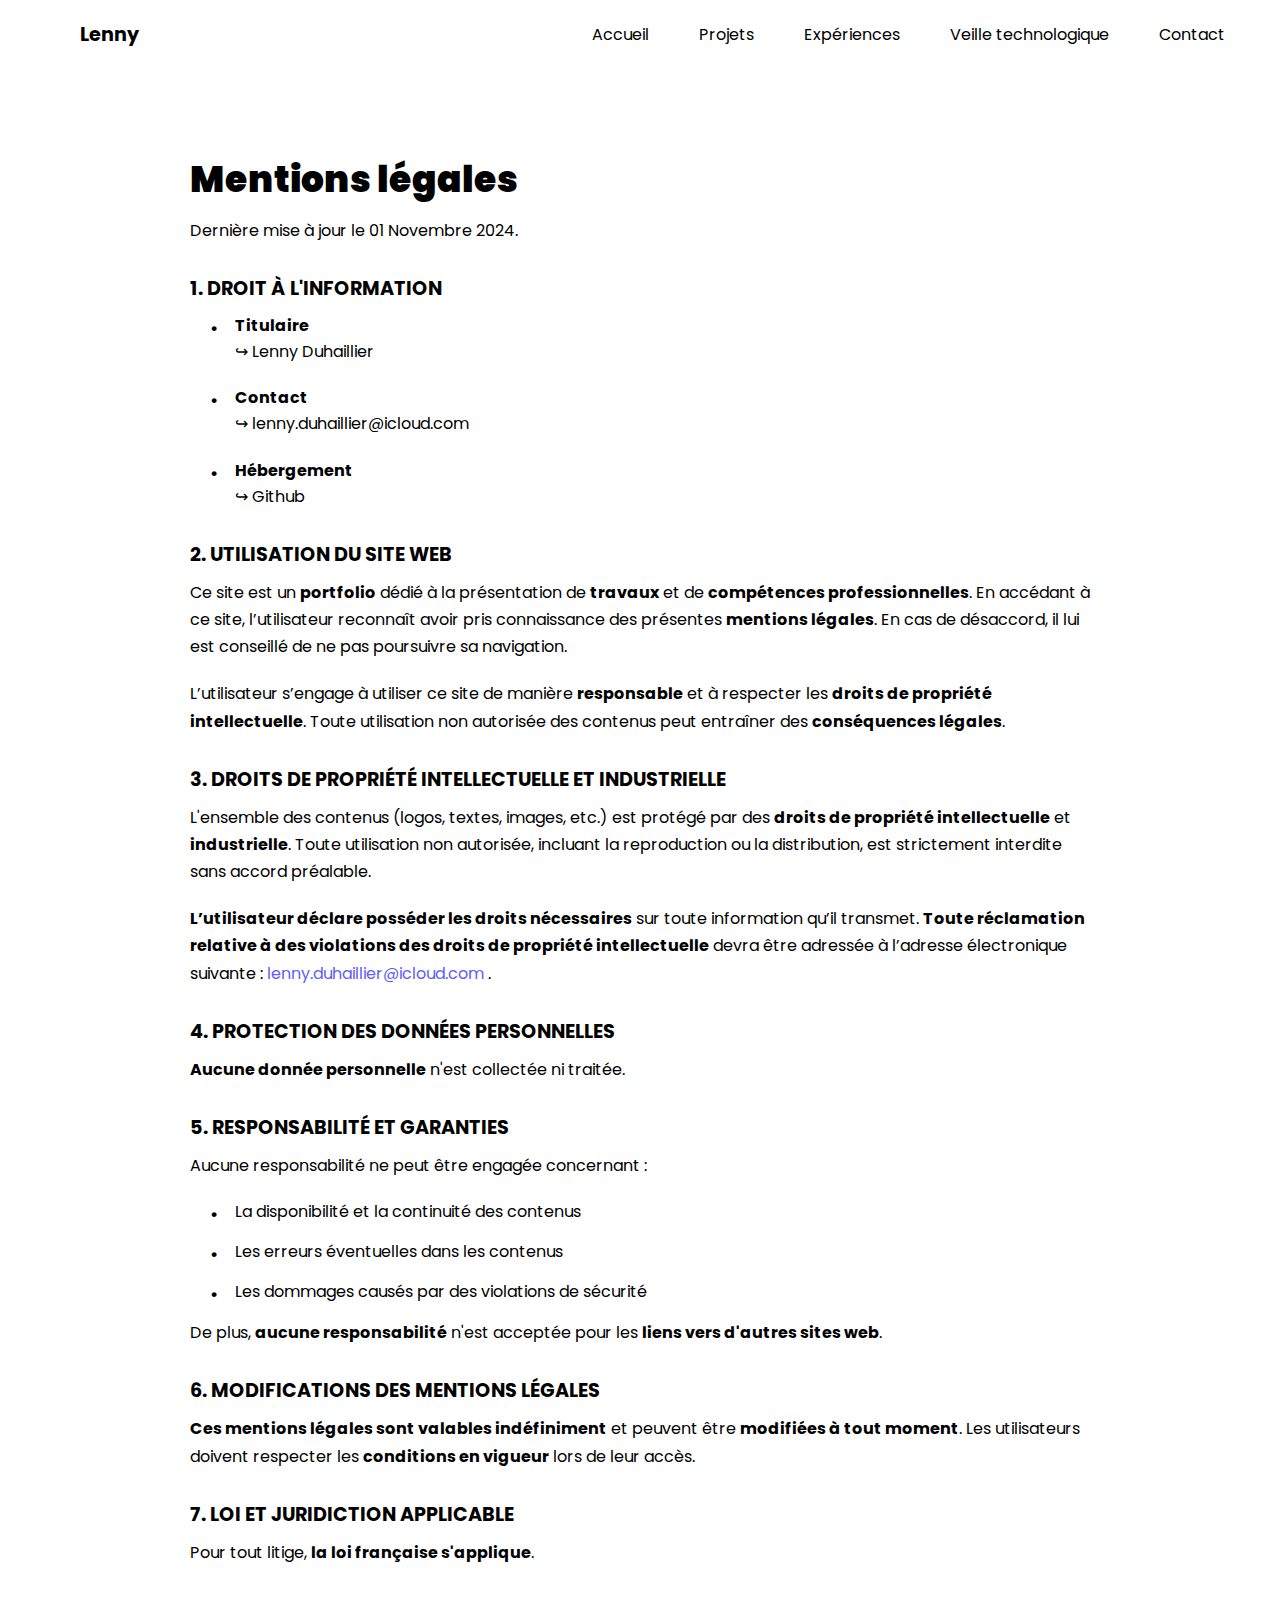
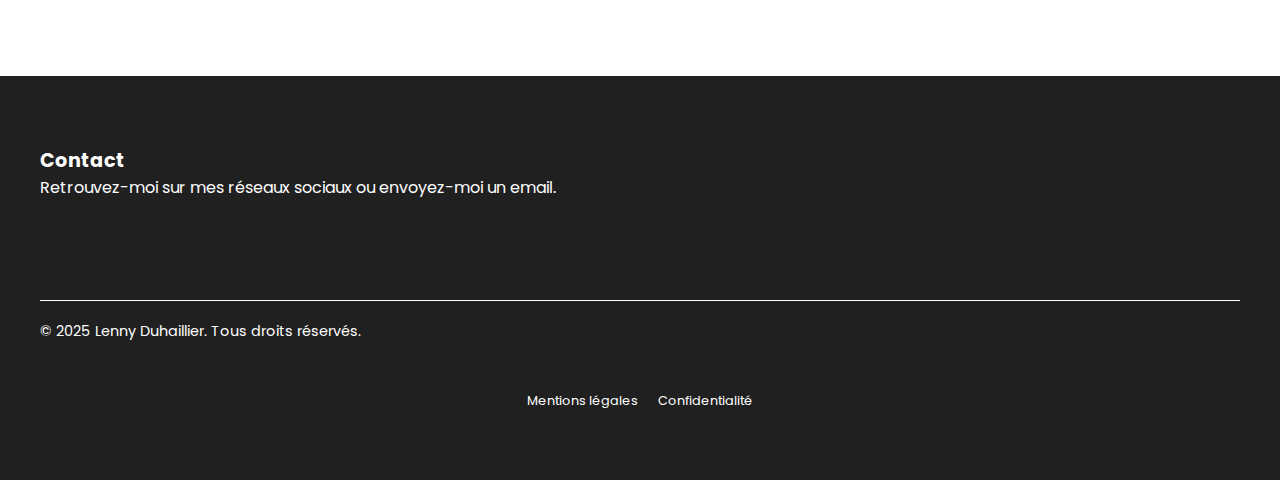
<file: mentions-legales.html>
<!DOCTYPE html>
<html lang="fr">
  <head>
    <meta charset="UTF-8">
    <meta name="viewport" content="width=device-width, initial-scale=1.0">
    <link rel="stylesheet" href="style.css">
    <script src="script.js" defer></script>
    <link rel="stylesheet" href="https://cdnjs.cloudflare.com/ajax/libs/font-awesome/6.5.2/css/all.min.css" integrity="sha512-SnH5WK+bZxgPHs44uWIX+LLJAJ9/2PkPKZ5QiAj6Ta86w+fsb2TkcmfRyVX3pBnMFcV7oQPJkl9QevSCWr3W6A==" crossorigin="anonymous" referrerpolicy="no-referrer">
    <title>Mentions légales | Lenny</title>
    <link rel="icon" type="image/png" href="favicon/favicon-96x96.png" sizes="96x96" />
    <link rel="icon" type="image/svg+xml" href="favicon/favicon.svg" />
    <link rel="shortcut icon" href="favicon/favicon.ico" />
    <link rel="apple-touch-icon" sizes="180x180" href="favicon/apple-touch-icon.png" />
    <meta name="apple-mobile-web-app-title" content="Lenny" />
    <link rel="manifest" href="favicon/site.webmanifest" />
  </head>
  <body>

    <header>
      <nav class="navbar">
        <div class="logo-name">
          <a href="index.html">Lenny</a>
        </div>
        <div class="nav-link">
          <ul>
            <li><a href="index.html">Accueil</a></li>
            <li><a href="index.html#projects">Projets</a></li>
            <li><a href="index.html#experiences">Expériences</a></li>
            <li><a href="index.html#technology-watch">Veille technologique</a></li>
            <li><a href="#contact">Contact</a></li>
          </ul>
        </div>
        <div class="menu">
          <div class="top"></div>
          <div class="mid"></div>
          <div class="bottom"></div>
        </div>
      </nav>
    </header>

    <section>
      <div class="content-informations">
        <h2 class="important-title">Mentions légales</h2>
        <p>Dernière mise à jour le 01 Novembre 2024.</p>

        <h3 class="title-information">1. Droit à l'information</h3>
        <ul class="custom-list">
          <li class="custom-item">
            <b>Titulaire</b>
            <p class="list-description">↪ Lenny Duhaillier</p>
          </li>
          <li class="custom-item">
            <b>Contact</b>
            <p class="list-description">↪ lenny.duhaillier@icloud.com</p>
          </li>
          <li class="custom-item">
            <b>Hébergement</b>
            <p class="list-description">↪ Github</p>
          </li>
        </ul>

        <h3 class="title-information">2. Utilisation du Site Web</h3>
        <p>
          Ce site est un <b>portfolio</b> dédié à la présentation de <b>travaux</b> et de <b>compétences professionnelles</b>. En accédant à ce site, l’utilisateur reconnaît avoir pris connaissance des présentes <b>mentions légales</b>. En cas de désaccord, il lui est conseillé de ne pas poursuivre sa navigation.
        </p>
        <p>
          L’utilisateur s’engage à utiliser ce site de manière <b>responsable</b> et à respecter les <b>droits de propriété intellectuelle</b>. Toute utilisation non autorisée des contenus peut entraîner des <b>conséquences légales</b>.
        </p>

        <h3 class="title-information">3. Droits de Propriété Intellectuelle et Industrielle</h3>
        <p>
          L'ensemble des contenus (logos, textes, images, etc.) est protégé par des <b>droits de propriété intellectuelle</b> et <b>industrielle</b>. Toute utilisation non autorisée, incluant la reproduction ou la distribution, est strictement interdite sans accord préalable.
        </p>
        <p>
          <b>L’utilisateur déclare posséder les droits nécessaires</b> sur toute information qu’il transmet. <b>Toute réclamation relative à des violations des droits de propriété intellectuelle</b> devra être adressée à l’adresse électronique suivante : 
          <span style="color: #625DF5;">
            <a href="mailto:lenny.duhaillier@icloud.com" style="color: inherit; text-decoration: inherit;">lenny.duhaillier@icloud.com</a>
          </span>.
        </p>

        <h3 class="title-information">4. Protection des Données Personnelles</h3>
        <p>
          <b>Aucune donnée personnelle</b> n'est collectée ni traitée.
        </p>

        <h3 class="title-information">5. Responsabilité et Garanties</h3>
        <p>Aucune responsabilité ne peut être engagée concernant :</p>
        <ul class="custom-list">
          <li class="custom-item">La disponibilité et la continuité des contenus</li>
          <li class="custom-item">Les erreurs éventuelles dans les contenus</li>
          <li class="custom-item">Les dommages causés par des violations de sécurité</li>
        </ul>
        <p>
          De plus, <b>aucune responsabilité</b> n'est acceptée pour les <b>liens vers d'autres sites web</b>.
        </p>

        <h3 class="title-information">6. Modifications des Mentions Légales</h3>
        <p>
          <b>Ces mentions légales sont valables indéfiniment</b> et peuvent être <b>modifiées à tout moment</b>. Les utilisateurs doivent respecter les <b>conditions en vigueur</b> lors de leur accès.
        </p>

        <h3 class="title-information">7. Loi et Juridiction Applicable</h3>
        <p>
          Pour tout litige, <b>la loi française s'applique</b>.
        </p>
      </div>
    </section>

    <footer>
      <section id="contact">
        <div class="contact-footer-container"> 
          <div class="contact-content">
            <div class="contact-title">
              <h2>Contact</h2>
            </div>
            <div class="contact-grid">
              <div class="contact-bio">
                <p>Retrouvez-moi sur mes réseaux sociaux ou envoyez-moi un email.</p>
              </div>
              <div class="social-media-links">
                <ul>
                  <li><a href="https://www.instagram.com/" aria-label="Instagram"><i class="fa-brands fa-instagram"></i></a></li>
                  <li><a href="https://github.com/" aria-label="GitHub"><i class="fa-brands fa-github"></i></a></li>
                  <li><a href="https://www.linkedin.com/" aria-label="LinkedIn"><i class="fa-brands fa-linkedin"></i></a></li>
                  <li><a href="mailto:lenny.duhaillier@icloud.com" aria-label="Email"><i class="fa-solid fa-envelope"></i></a></li>
                </ul>
              </div>
            </div>
          </div>
          <div class="footer-legal-info">
            <hr>
            <p>&copy; 2025 Lenny Duhaillier. Tous droits réservés.</p>
            <div class="footer-legal-links">
              <a href="mentions-legales.html">Mentions légales</a> 
              <a href="confidentialite.html">Confidentialité</a>
            </div>
          </div>
        </div>
      </section>
    </footer>

  </body>
</html>
</file>
<file: style.css>
@import url('https://fonts.googleapis.com/css2?family=Poppins:wght@100;200;300;400;500;600;700;800;900&display=swap');

* {
    margin: 0;
    padding: 0;
    text-decoration: none;
    list-style: none;
}

@media (max-width: 275px) {
    * {
        overflow-x: hidden;
    }
}

body {
    font-family: "Poppins", sans-serif;
}

/* Header */

.navbar {
    background-color: #ffffff;
    width: 100%;
    padding: 20px 30px;
    display: flex;
    align-items: center;
    justify-content: space-between;
    box-sizing: border-box;
}

.logo-name a {
    color: #000000;
    font-size: 1.2rem;
    font-weight: 700;
    padding: 0 50px;
}

.nav-link ul {
    display: flex;
}

.nav-link ul li a {
    position: relative;
    color: #000000;
    font-size: 1rem;
    margin: 0 25px;
}

.nav-link ul li a::before {
    content: '';
    position: absolute;
    bottom: -10px;
    left: 0;
    width: 0;
    height: 1px;
    background-color: #000000;
    transition: all 0.2s;
}

.nav-link ul li a:hover::before {
    width: 100%;
}

.menu {
    width: 25px;
    height: 16px;
    display: flex;
    flex-direction: column;
    align-items: center;
    justify-content: space-between;
    position: absolute;
    left: 0;
    margin: 0 20px;
    display: none;
    cursor: pointer;
}

.top,
.mid,
.bottom {
    width: 20px;
    height: 2px;
    background-color: #000000;
    transition: 0.2s;
}

.menu.active .top {
    transform: rotate(45deg);
    position: relative;
    top: 7px;
}

.menu.active .mid {
    opacity: 0;
}

.menu.active .bottom {
    transform: rotate(-45deg);
    position: relative;
    top: -7px;
}

@media (max-width: 1050px) {
    .menu {
        display: flex;
    }

    .nav-link {
        position: absolute;
        background-color: #000000;
        width: 50%;
        min-height: 100vh;
        top: 69px;
        left: 0;
        margin-left: -100%;
        z-index: 1000;
    }

    .nav-link.mobile-menu.mobile-menu {
        margin-left: 0;
    }

    .nav-link ul {
        display: flex;
        flex-direction: column;
    }

    .nav-link ul li {
        margin: 10px 0;
        border-bottom: 1px solid #303030;
    }

    .nav-link ul li a {
        padding: 10px 0;
        display: block;
        margin: 0 20px;
        justify-content: space-between;
        font-size: 1rem;
    }

    .nav-link ul li a {  
        color: #ffffff;
    }

    .nav-link ul li a:hover::before {
        display: none;
    }
}

@media (max-width: 500px) {
    .nav-link {
        width: 100%;
        top: 68px;
    }
}

/* Home */

#home {
    padding: 50px 30px;
    display: flex;
    justify-content: center;
    flex-wrap: wrap;
}

.profile-header {
    display: flex;
    align-items: center; 
}

.profile-picture img {
    width: 100px;
    height: 100px;
    object-fit: cover;
    border-radius: 50%;
    margin-right: 20px; 
}

.profile-name h2 {
    font-size: 1.5rem; 
    font-weight: 700;
    color: #1c1c1c; 
}

.about-me {
    font-size: 14px; 
    color: #202020;
    margin: 20px 0;
    line-height: 1.6;
    max-width: 650px;
}

.navbar-tools {
    position: relative; 
    display: flex;
    gap: 20px;
    align-items: center;
    padding: 10px 0; 
}

.tools-icon {
    position: relative; 
    color: rgba(98, 93, 245, 0.4); 
    font-size: 1.2rem; 
    transition: color 0.3s ease; 
    display: inline-flex; 
    align-items: center; 
    justify-content: center; 
}


.tools-icon::before {
    content: ''; 
    position: absolute; 
    width: 40px; 
    height: 40px; 
    background-color: rgba(98, 93, 245, 0.1); 
    border-radius: 50%; 
    top: 50%; 
    left: 50%; 
    transform: translate(-50%, -50%);
    opacity: 0; 
    transition: opacity 0.3s ease; 
}

.tools-icon:hover {
    color: #625DF5; 
}

.tools-icon:hover::before {
    opacity: 1; 
}

@media (max-width: 500px) {
    .profile-header {
        flex-direction: column; 
        align-items: center; 
    }

    .profile-picture {
        margin-bottom: 10px; 
    }
}

/* Titre de section */
.section-title {
    display: flex;
    flex-wrap: wrap;
    text-align: center;
    justify-content: center;
}

.section-title h2 {
    font-size: 1.2rem;
    font-weight: 700;
    color: #202020;
}

.section-title .white-title {
    color: #ffffff; 
}

.horizontal-bar {
    width: 60px; 
    height: 4px; 
    background-color: #625DF5; 
    margin: 50px auto; 
    margin-top: 20px;
    margin-bottom: 40px;
}

/* projects */
#projects {
    background-color: #f7f7f7;
    padding: 50px 20px; 
}

.project-container {
    display: flex;
    flex-wrap: wrap;
    align-items: center;
    justify-content: center;
    gap: 20px;
}

.project-card {
    position: relative;
    width: 300px ; 
    margin: 1rem;
    border-radius: 8px;
    background: #f7f7f7;
    border: 1px solid #e0e0e0;
    box-shadow: 0 2px 8px rgba(0, 0, 0, 0.05); 
    transition: transform 0.3s ease, box-shadow 0.3s ease, border-color 0.3s ease; 
    overflow: hidden; 
}

.project-card::before {
    content: '';
    position: absolute;
    top: 0;
    left: 50%;
    transform: translateX(-50%); 
    width: 0;
    height: 4px; 
    background-color: #625DF5; 
    transition: width 0.3s ease;
}

.project-card:hover::before {
    width: 90%; 
}

.project-card:hover {
    transform: translateY(-5px);
    box-shadow: 0 4px 16px rgba(0, 0, 0, 0.05); 
    background-color: #ffffff; 
}

.project-card-content {
    padding: 1.5rem;
}

.project-title {
    margin: 0.5rem 0;
    color: #000000;
    font-size: 0.8rem;
    font-weight: bold;
}

.project-card-content p {
    font-size: 12px;
    margin-bottom: 1.5rem;
    color: #202020;
}

.project-button {
    color: #ffffff;
    font-size: 12px;
    padding: 10px 18px;
    text-decoration: none;
    background-color: #202020;
    border-radius: 4px;
    cursor: pointer;
    transition: background-color 0.3s ease, color 0.3s ease;
    white-space: nowrap;
}

.project-button:hover {
    background-color: #000000;
    color: #ffffff;
}

@media (max-width: 768px) {
    .project-container {
        flex-direction: column;
        align-items: center;
    }

    .project-card {
        width: 90%;
    }
}

@media (max-width: 500px) {
    .project-card {
        margin: 0;
    }
}

/* expériences */
#experiences {
    background-color: #000000; 
    color: #ffffff; 
    padding: 50px 20px; 
    text-align: center; 
}

.experience-container {
    display: flex; 
    justify-content: center; 
}

.experience-item {
    position: relative; 
    width: 293.5px; 
    height: 162px; 
    border: 1px solid #202020; 
    display: flex; 
    align-items: center; 
    justify-content: center; 
    margin: 0; 
}

.experience-item:not(:last-child) {
    border-right: none; 
}

.experience-item.first {
    border-top-left-radius: 12px; 
    border-bottom-left-radius: 12px; 
}

.experience-item:last-child {
    border-top-right-radius: 12px;
    border-bottom-right-radius: 12px; 
}

@media (max-width: 768px) {
    .experience-item {
        display: none; 
        border: none; 
    }

    .experience-item.active {
        display: flex; 
        border: 1px solid #202020; 
        border-radius: 12px; 
    }

    .carousel-buttons {
        display: flex; 
        justify-content: center;
        margin-top: 20px; 
    }

    .carousel-buttons button {
        background-color: #625DF5;
        color: #ffffff;
        border: none;
        padding: 10px 15px;
        cursor: pointer;
        margin: 0 10px;
        border-radius: 50%; 
        font-size: 1.2rem; 
    }

    .carousel-buttons button:hover {
        background-color: #ffffff;
        color: #625DF5;
    }
}

@media (min-width: 769px) {
    .carousel-buttons {
        display: none; 
    }

    .experience-item {
        display: flex; 
    }
}

/* technology-watch */
.technology-watch-faq {
    max-width: 800px;
    padding: 50px 0;
    margin: 40px auto; 
    background-color: #ffffff;
    overflow: hidden;
}

.faq-item {
    border-bottom: 1px solid #e0e0e0;
}

.faq-item:last-child {
    border-bottom: none;
}

.faq-question {
    display: flex;
    justify-content: space-between;
    align-items: center;
    padding: 20px;
    cursor: pointer;
    transition: background 0.3s; 
}

.faq-question p {
    font-size: 18px;
    margin: 0;
    color: #333;
}

.faq-arrow {
    font-size: 20px;
    color: #625DF5;
    transition: transform 0.3s;
}

.faq-answer {
    padding: 15px 20px;
    font-size: 14px;
    background-color: #ffffff;
    display: none; 
    transition: max-height 0.3s ease;
}

.faq-more-link{
    color: #625DF5;
}

@media (max-width: 500px) {
    .technology-watch-faq {
        padding: 30px 0; 
    }

    .faq-question p {
        font-size: 16px; 
    }

    .faq-arrow {
        font-size: 18px; 
    }

    .faq-answer {
        font-size: 12px; 
    }
}

/* Contact - Footer  */
footer {
    width: 100%; 
    background-color: #202020; 
}

.contact-footer-container {
    color: #ffffff;
    padding: 50px 30px; 
    max-width: 1200px; 
    margin: 0 auto; 
}

.contact-content {
    padding: 20px 0; 
    text-align: left; 
}

.contact-title h2 {
    margin: 0; 
    font-size: 1.2rem;
    font-weight: 700;
}

.contact-grid {
    display: flex;
    flex-direction: column; 
    gap: 20px; 
    padding: 0; 
}

.contact-bio p {
    font-size: 1rem;
    color: #ffffff;
}

.social-media-links ul {
    display: flex;
    gap: 20px;
}

.social-media-links ul li a {
    color: #e0e0e0;
    font-size: 1.2rem;
    transition: transform 0.2s;
}

.footer-legal-info {
    margin-top: 20px;
    text-align: left; 
    padding: 20px 0; 
}

.footer-legal-info hr {
    border: none;
    border-top: 1px solid #ffffff; 
    margin: 20px 0;
}

.footer-legal-info p {
    font-size: 0.9rem;
    margin-top: 10px;
    color: #ffffff; 
}

.footer-legal-links {
    display: flex; 
    flex-direction: row; 
    font-size: 0.8rem;
    margin-top: 50px;
    text-align: center;
    justify-content: center; 
}
  
.footer-legal-links a {
    color: #ffffff; 
    text-decoration: none; 
    margin: 0 10px; 
  }
  
  .footer-legal-links a:hover {
    text-decoration: underline; 
  }
  
@media (max-width: 600px) { 
    .footer-legal-links {
        flex-direction: column; 
    }
    .footer-legal-links a {
        margin: 5px 0; 
    }
}


/* informations | technology-watch & legal  */
.content-informations {
    padding: 50px; 
    max-width: 900px; 
    margin: 40px auto; 
  }
  
 
.important-title {
    color: #000000; 
    font-size: 36px; 
    font-style: normal;
    line-height: 42px;
    font-weight: 900; 
    margin-bottom: 16px;
}
  
h3.title-information,
h4.title-information {
    color: #000000; 
    margin-top: 30px; 
    margin-bottom: 10px; 
    font-size: 1.2rem; 
    font-weight: bold; 
    text-transform: uppercase; 
}

h4.title-information {
    padding-left: 10px; 
    font-size: 1rem; 
}

.content-informations p {
    margin-bottom: 20px; 
    line-height: 1.7; 
    font-size: 16px; 
    color: #000000; 
}

.h4-text{
    padding-left: 10px; 
}

.list-description {
    font-weight: normal;
}

.numbered-list {
    padding-left: 15px;
}

ol li {
    list-style-type: decimal; 
}

ul.custom-list {
    margin-left: 20px; 
    color: #000000; 
}
  
li.custom-item {
    margin-bottom: 15px; 
    position: relative; 
    padding-left: 25px; 
}
  
li.custom-item::before {
    content: '•'; 
    color: #000000; 
    position: absolute; 
    left: 0; 
    font-size: 20px; 
}

.information-container {
    display: flex; 
    flex-wrap: wrap; 
    justify-content: flex-start; 
    margin-top: 30px; 
}

.information-card {
    position: relative;
    width: 300px; 
    margin-right: 1rem; 
    border-radius: 8px;
    background: #ffffff;
    border: 1px solid #e0e0e0;
    box-shadow: 0 2px 8px rgba(0, 0, 0, 0.05); 
    transition: transform 0.3s ease, box-shadow 0.3s ease, border-color 0.3s ease; 
    overflow: hidden; 
}

.information-card::before {
    content: '';
    position: absolute;
    top: 0;
    left: 50%;
    transform: translateX(-50%); 
    width: 0;
    height: 4px; 
    background-color: #625DF5; 
    transition: width 0.3s ease;
}

.information-card:hover::before {
    width: 90%; 
}

.information-card:hover {
    transform: translateY(-5px);
    box-shadow: 0 4px 16px rgba(0, 0, 0, 0.05); 
    background-color: #ffffff; 
}

.information-card-content {
    padding: 1.5rem;
}

.information-title {
    margin: 0.5rem 0;
    color: #000000;
    font-size: 0.8rem;
    font-weight: bold;
}

.information-card-content p {
    font-size: 12px;
    margin-bottom: 1.5rem;
    color: #202020;
}

.information-button {
    color: #ffffff;
    font-size: 12px;
    padding: 10px 18px;
    text-decoration: none;
    background-color: #202020;
    border-radius: 4px;
    cursor: pointer;
    transition: background-color 0.3s ease, color 0.3s ease;
    white-space: nowrap;
}

.information-button:hover {
    background-color: #000000;
    color: #ffffff;
}

.information-date {
    color: #000000;
    font-size: 12px;
    font-weight: 500;
  }
  

@media (max-width: 768px) {

    .content-informations {
        padding: 30px ; 
        margin: 20px auto; 
    }

    .important-title {
        font-size: 30px; 
    }

    .information-container {
        flex-direction: column; 
        align-items: flex-start;
    }

    .information-card {
        width: 90%; 
        margin-bottom: 1rem;
    }
}
</file>
